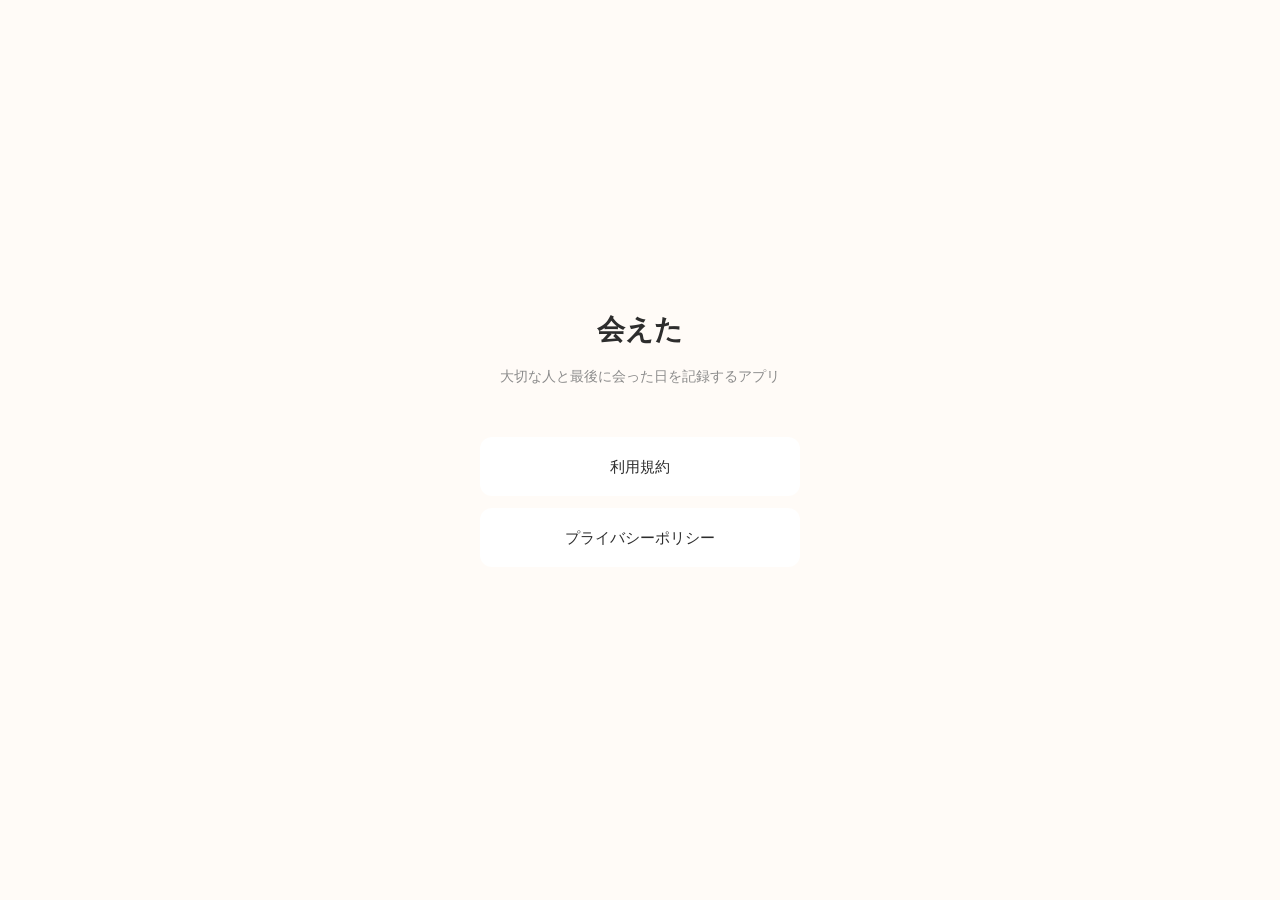
<file: aeta/index.html>
<!DOCTYPE html>
<html lang="ja">
<head>
  <meta charset="UTF-8">
  <meta name="viewport" content="width=device-width, initial-scale=1.0">
  <title>会えた - 法的情報</title>
  <link rel="stylesheet" href="style.css">
</head>
<body>
  <div class="index-container">
    <h1 class="app-name">会えた</h1>
    <p class="app-description">大切な人と最後に会った日を記録するアプリ</p>
    <ul class="link-list">
      <li><a href="terms.html">利用規約</a></li>
      <li><a href="privacy-policy.html">プライバシーポリシー</a></li>
    </ul>
  </div>
</body>
</html>
</file>
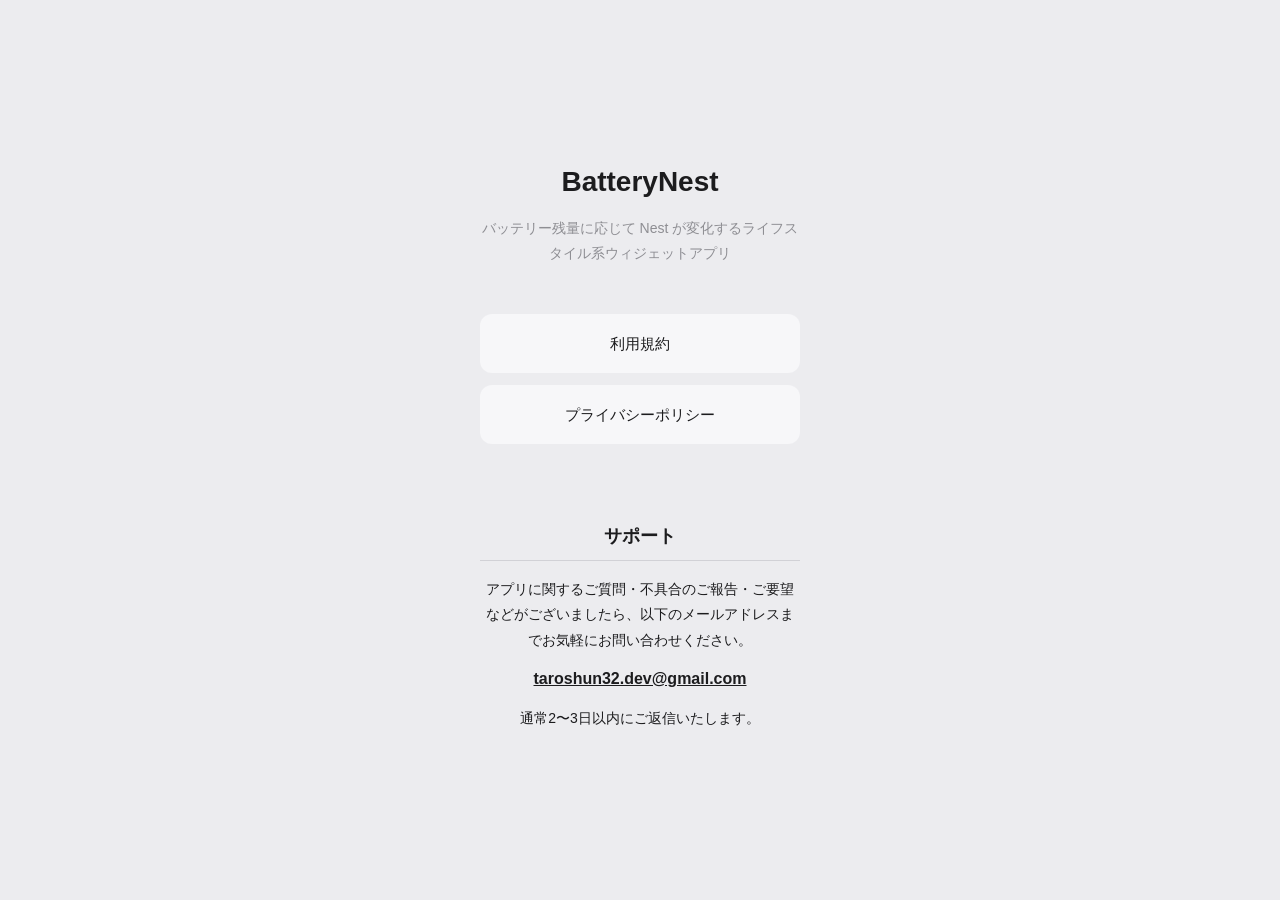
<file: battery-nest/index.html>
<!DOCTYPE html>
<html lang="ja">
<head>
  <meta charset="UTF-8">
  <meta name="viewport" content="width=device-width, initial-scale=1.0">
  <title>BatteryNest - 法的情報</title>
  <link rel="stylesheet" href="style.css">
</head>
<body>
  <div class="index-container">
    <h1 class="app-name">BatteryNest</h1>
    <p class="app-description">バッテリー残量に応じて Nest が変化するライフスタイル系ウィジェットアプリ</p>
    <ul class="link-list">
      <li><a href="terms.html">利用規約</a></li>
      <li><a href="privacy-policy.html">プライバシーポリシー</a></li>
    </ul>

    <div class="support-section">
      <h2>サポート</h2>
      <p>アプリに関するご質問・不具合のご報告・ご要望などがございましたら、以下のメールアドレスまでお気軽にお問い合わせください。</p>
      <p class="support-email"><a href="mailto:taroshun32.dev@gmail.com">taroshun32.dev@gmail.com</a></p>
      <p class="support-note">通常2〜3日以内にご返信いたします。</p>
    </div>
  </div>
</body>
</html>
</file>
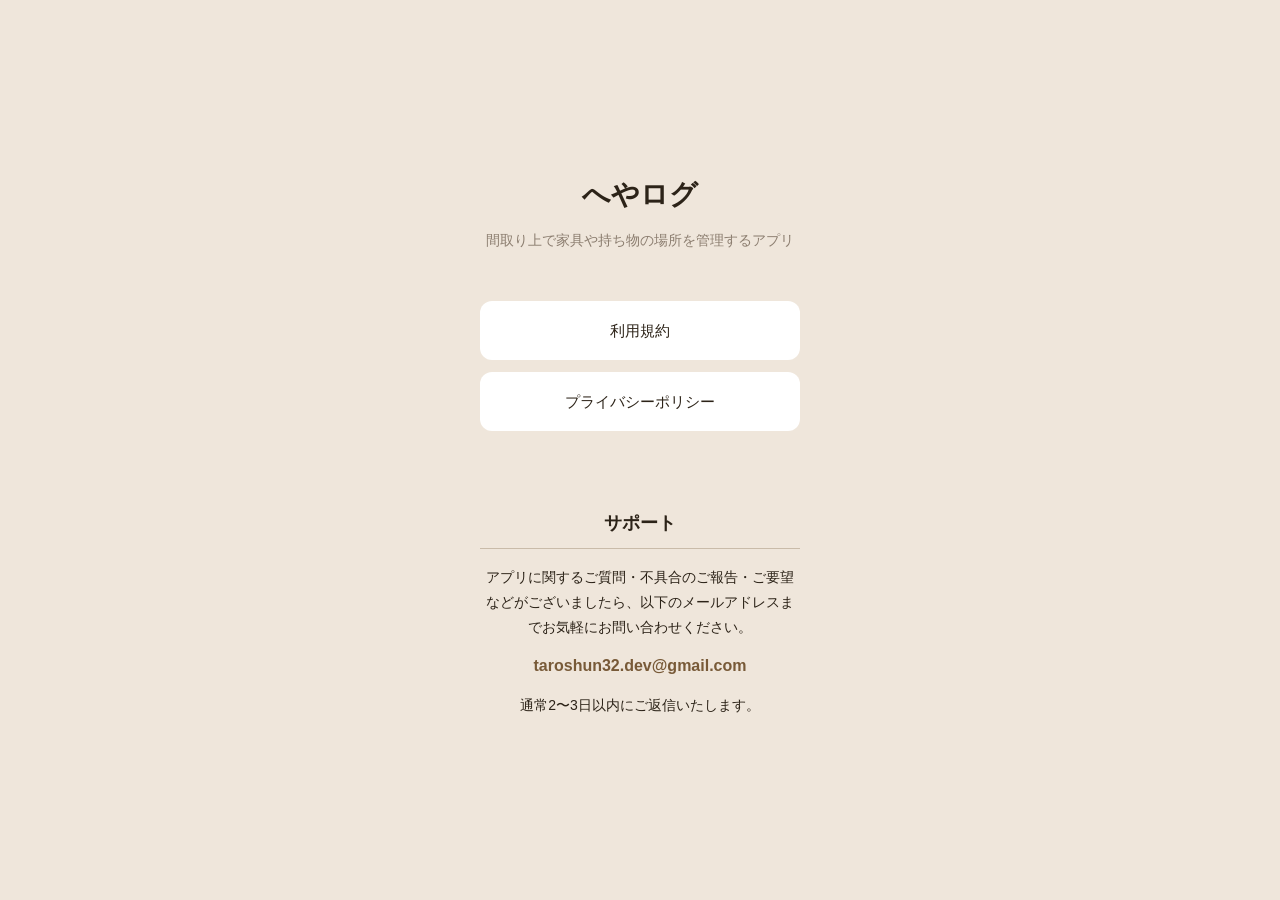
<file: heyalog/index.html>
<!DOCTYPE html>
<html lang="ja">
<head>
  <meta charset="UTF-8">
  <meta name="viewport" content="width=device-width, initial-scale=1.0">
  <title>へやログ - 法的情報</title>
  <link rel="stylesheet" href="style.css">
</head>
<body>
  <div class="index-container">
    <h1 class="app-name">へやログ</h1>
    <p class="app-description">間取り上で家具や持ち物の場所を管理するアプリ</p>
    <ul class="link-list">
      <li><a href="terms.html">利用規約</a></li>
      <li><a href="privacy-policy.html">プライバシーポリシー</a></li>
    </ul>

    <div class="support-section">
      <h2>サポート</h2>
      <p>アプリに関するご質問・不具合のご報告・ご要望などがございましたら、以下のメールアドレスまでお気軽にお問い合わせください。</p>
      <p class="support-email"><a href="mailto:taroshun32.dev@gmail.com">taroshun32.dev@gmail.com</a></p>
      <p class="support-note">通常2〜3日以内にご返信いたします。</p>
    </div>
  </div>
</body>
</html>
</file>
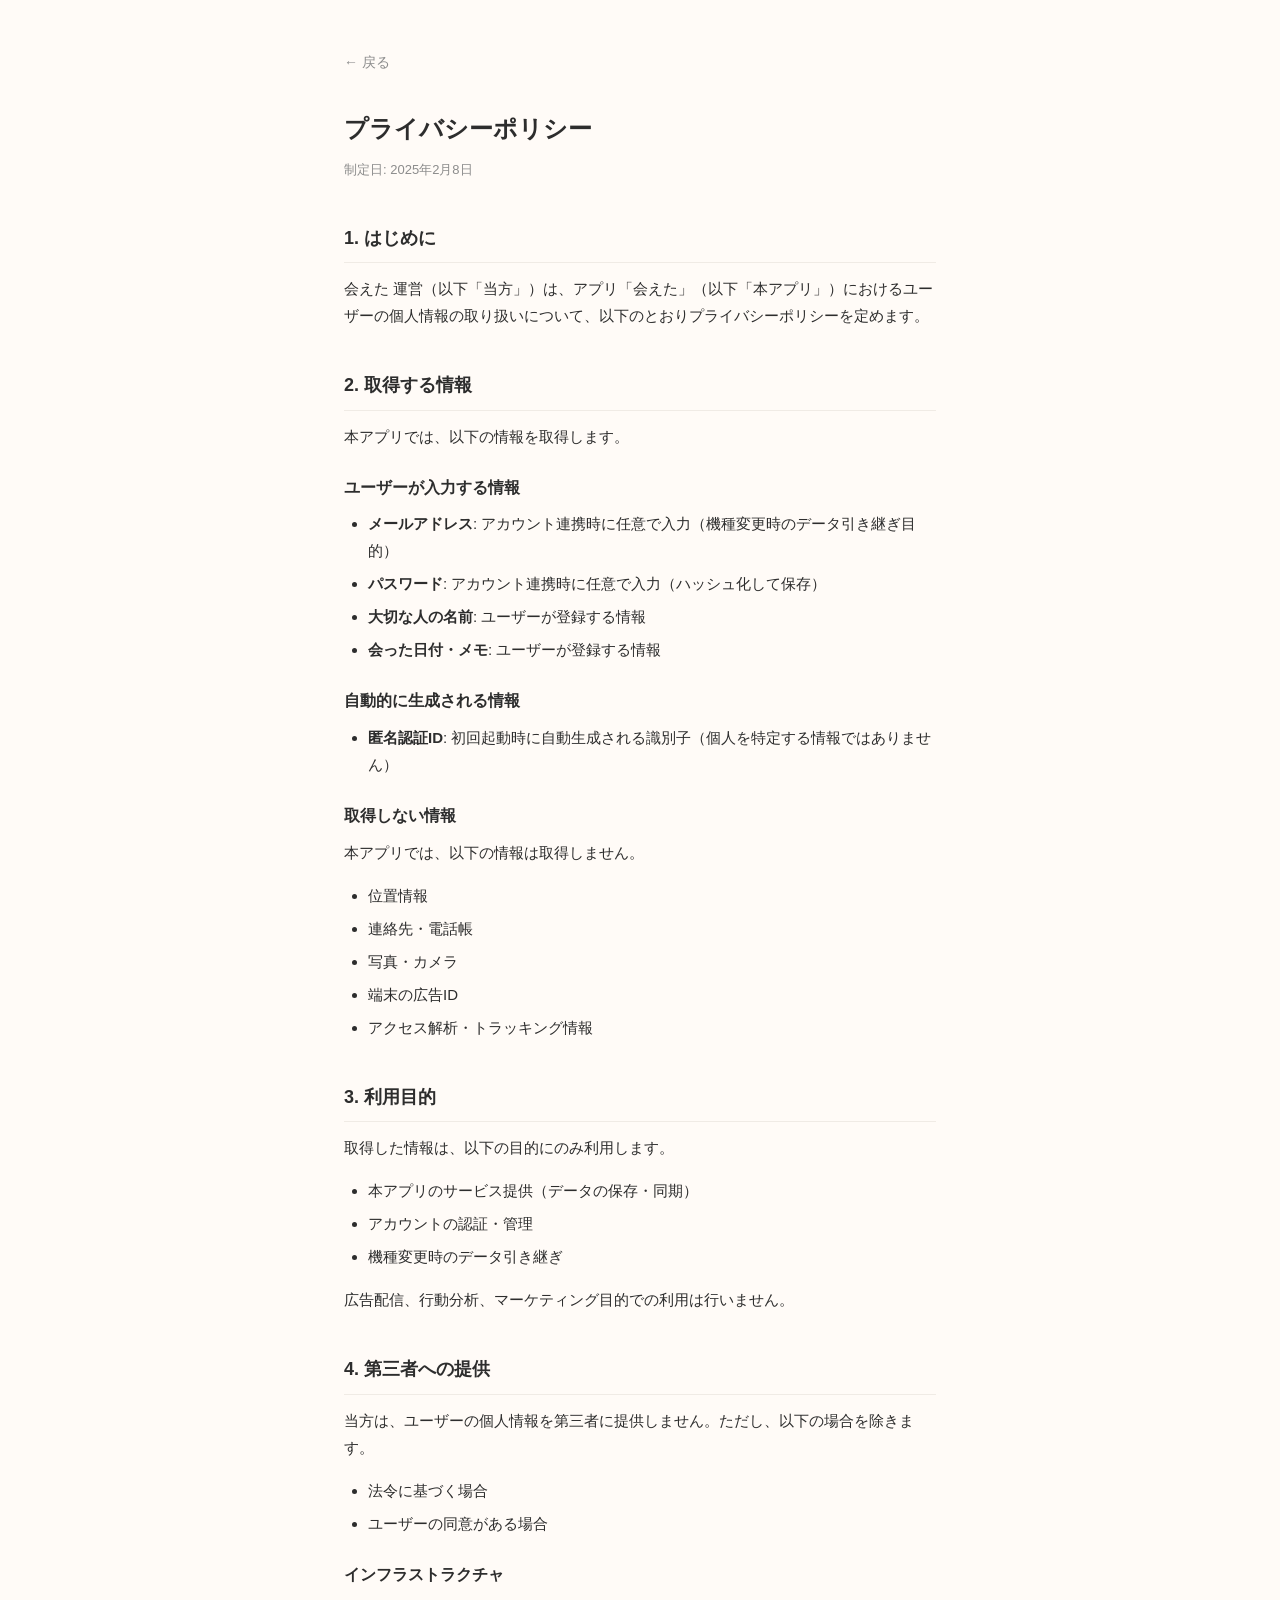
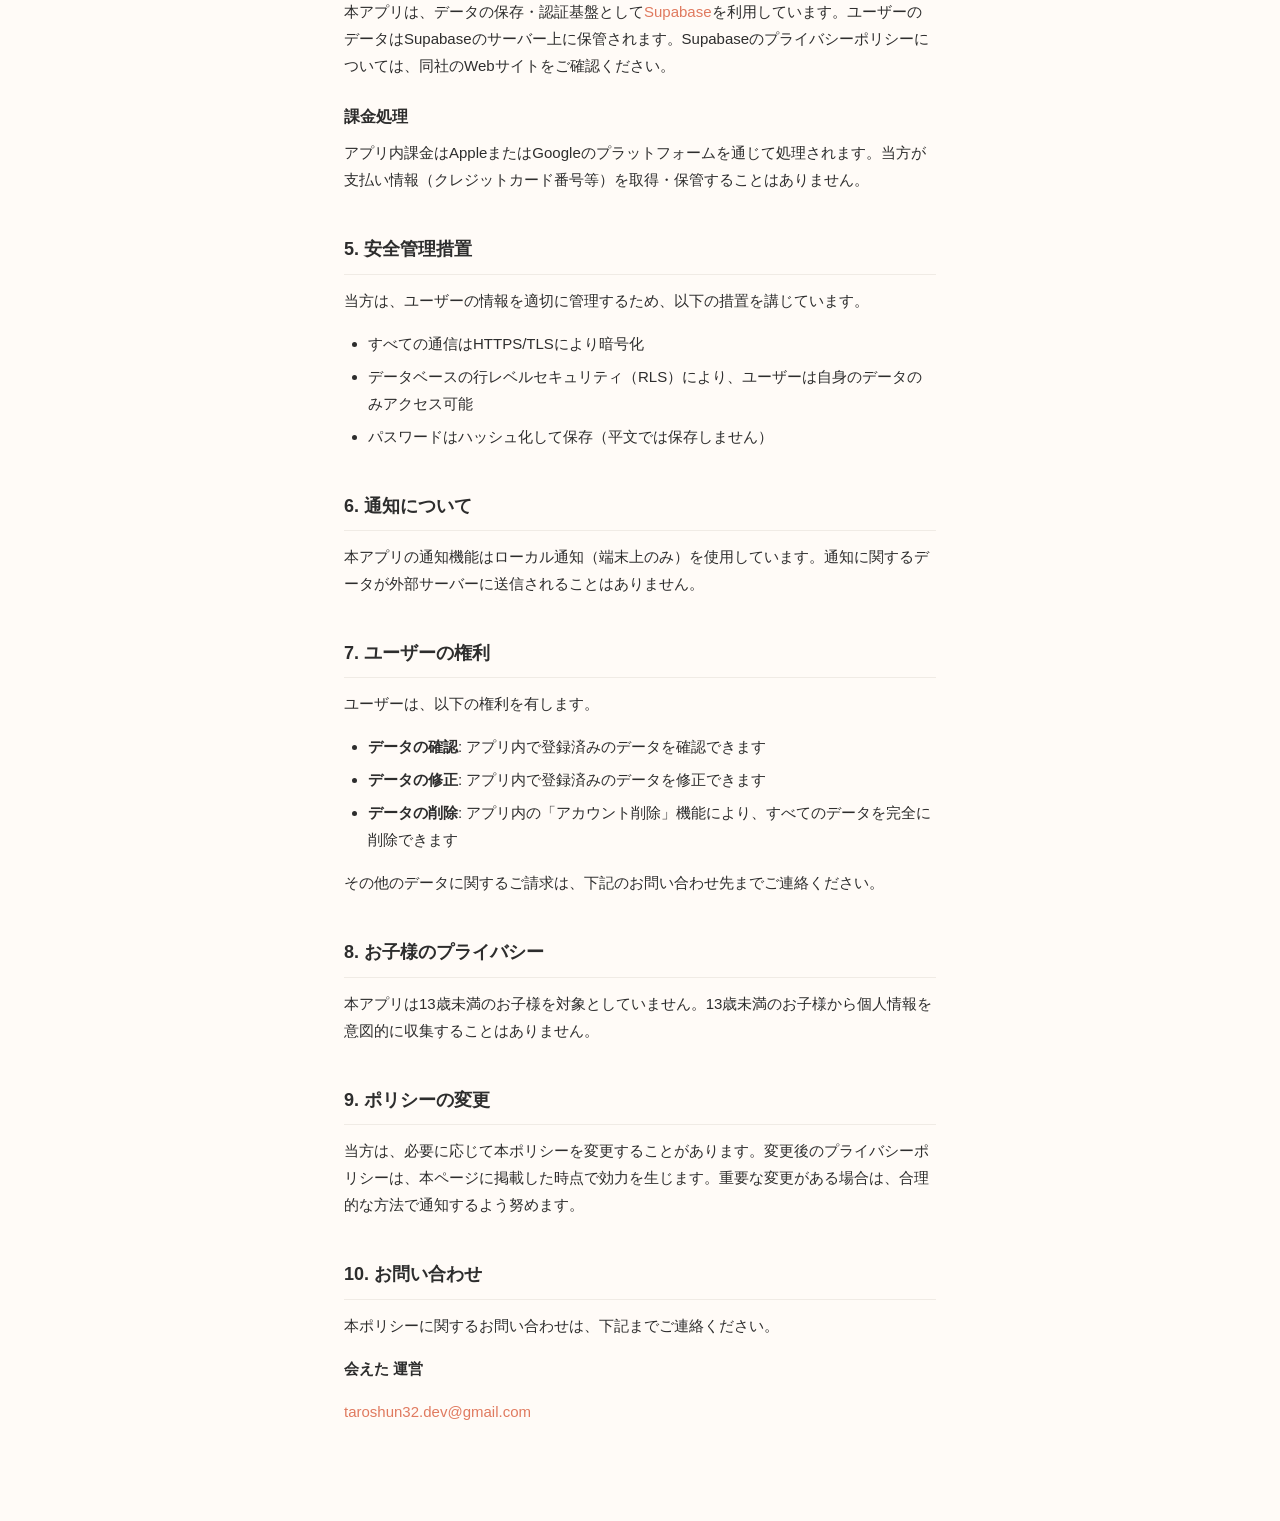
<file: aeta/privacy-policy.html>
<!DOCTYPE html>
<html lang="ja">
<head>
  <meta charset="UTF-8">
  <meta name="viewport" content="width=device-width, initial-scale=1.0">
  <title>プライバシーポリシー - 会えた</title>
  <link rel="stylesheet" href="style.css">
</head>
<body>
  <div class="container">
    <a href="index.html" class="back-link">&larr; 戻る</a>
    <h1>プライバシーポリシー</h1>
    <p class="last-updated">制定日: 2025年2月8日</p>

    <h2>1. はじめに</h2>
    <p>会えた 運営（以下「当方」）は、アプリ「会えた」（以下「本アプリ」）におけるユーザーの個人情報の取り扱いについて、以下のとおりプライバシーポリシーを定めます。</p>

    <h2>2. 取得する情報</h2>
    <p>本アプリでは、以下の情報を取得します。</p>

    <h3>ユーザーが入力する情報</h3>
    <ul>
      <li><strong>メールアドレス</strong>: アカウント連携時に任意で入力（機種変更時のデータ引き継ぎ目的）</li>
      <li><strong>パスワード</strong>: アカウント連携時に任意で入力（ハッシュ化して保存）</li>
      <li><strong>大切な人の名前</strong>: ユーザーが登録する情報</li>
      <li><strong>会った日付・メモ</strong>: ユーザーが登録する情報</li>
    </ul>

    <h3>自動的に生成される情報</h3>
    <ul>
      <li><strong>匿名認証ID</strong>: 初回起動時に自動生成される識別子（個人を特定する情報ではありません）</li>
    </ul>

    <h3>取得しない情報</h3>
    <p>本アプリでは、以下の情報は取得しません。</p>
    <ul>
      <li>位置情報</li>
      <li>連絡先・電話帳</li>
      <li>写真・カメラ</li>
      <li>端末の広告ID</li>
      <li>アクセス解析・トラッキング情報</li>
    </ul>

    <h2>3. 利用目的</h2>
    <p>取得した情報は、以下の目的にのみ利用します。</p>
    <ul>
      <li>本アプリのサービス提供（データの保存・同期）</li>
      <li>アカウントの認証・管理</li>
      <li>機種変更時のデータ引き継ぎ</li>
    </ul>
    <p>広告配信、行動分析、マーケティング目的での利用は行いません。</p>

    <h2>4. 第三者への提供</h2>
    <p>当方は、ユーザーの個人情報を第三者に提供しません。ただし、以下の場合を除きます。</p>
    <ul>
      <li>法令に基づく場合</li>
      <li>ユーザーの同意がある場合</li>
    </ul>

    <h3>インフラストラクチャ</h3>
    <p>本アプリは、データの保存・認証基盤として<a href="https://supabase.com" target="_blank" rel="noopener noreferrer">Supabase</a>を利用しています。ユーザーのデータはSupabaseのサーバー上に保管されます。Supabaseのプライバシーポリシーについては、同社のWebサイトをご確認ください。</p>

    <h3>課金処理</h3>
    <p>アプリ内課金はAppleまたはGoogleのプラットフォームを通じて処理されます。当方が支払い情報（クレジットカード番号等）を取得・保管することはありません。</p>

    <h2>5. 安全管理措置</h2>
    <p>当方は、ユーザーの情報を適切に管理するため、以下の措置を講じています。</p>
    <ul>
      <li>すべての通信はHTTPS/TLSにより暗号化</li>
      <li>データベースの行レベルセキュリティ（RLS）により、ユーザーは自身のデータのみアクセス可能</li>
      <li>パスワードはハッシュ化して保存（平文では保存しません）</li>
    </ul>

    <h2>6. 通知について</h2>
    <p>本アプリの通知機能はローカル通知（端末上のみ）を使用しています。通知に関するデータが外部サーバーに送信されることはありません。</p>

    <h2>7. ユーザーの権利</h2>
    <p>ユーザーは、以下の権利を有します。</p>
    <ul>
      <li><strong>データの確認</strong>: アプリ内で登録済みのデータを確認できます</li>
      <li><strong>データの修正</strong>: アプリ内で登録済みのデータを修正できます</li>
      <li><strong>データの削除</strong>: アプリ内の「アカウント削除」機能により、すべてのデータを完全に削除できます</li>
    </ul>
    <p>その他のデータに関するご請求は、下記のお問い合わせ先までご連絡ください。</p>

    <h2>8. お子様のプライバシー</h2>
    <p>本アプリは13歳未満のお子様を対象としていません。13歳未満のお子様から個人情報を意図的に収集することはありません。</p>

    <h2>9. ポリシーの変更</h2>
    <p>当方は、必要に応じて本ポリシーを変更することがあります。変更後のプライバシーポリシーは、本ページに掲載した時点で効力を生じます。重要な変更がある場合は、合理的な方法で通知するよう努めます。</p>

    <h2>10. お問い合わせ</h2>
    <p>本ポリシーに関するお問い合わせは、下記までご連絡ください。</p>
    <p><strong>会えた 運営</strong></p>
    <p class="contact-email"><a href="mailto:taroshun32.dev@gmail.com">taroshun32.dev@gmail.com</a></p>
  </div>
</body>
</html>
</file>
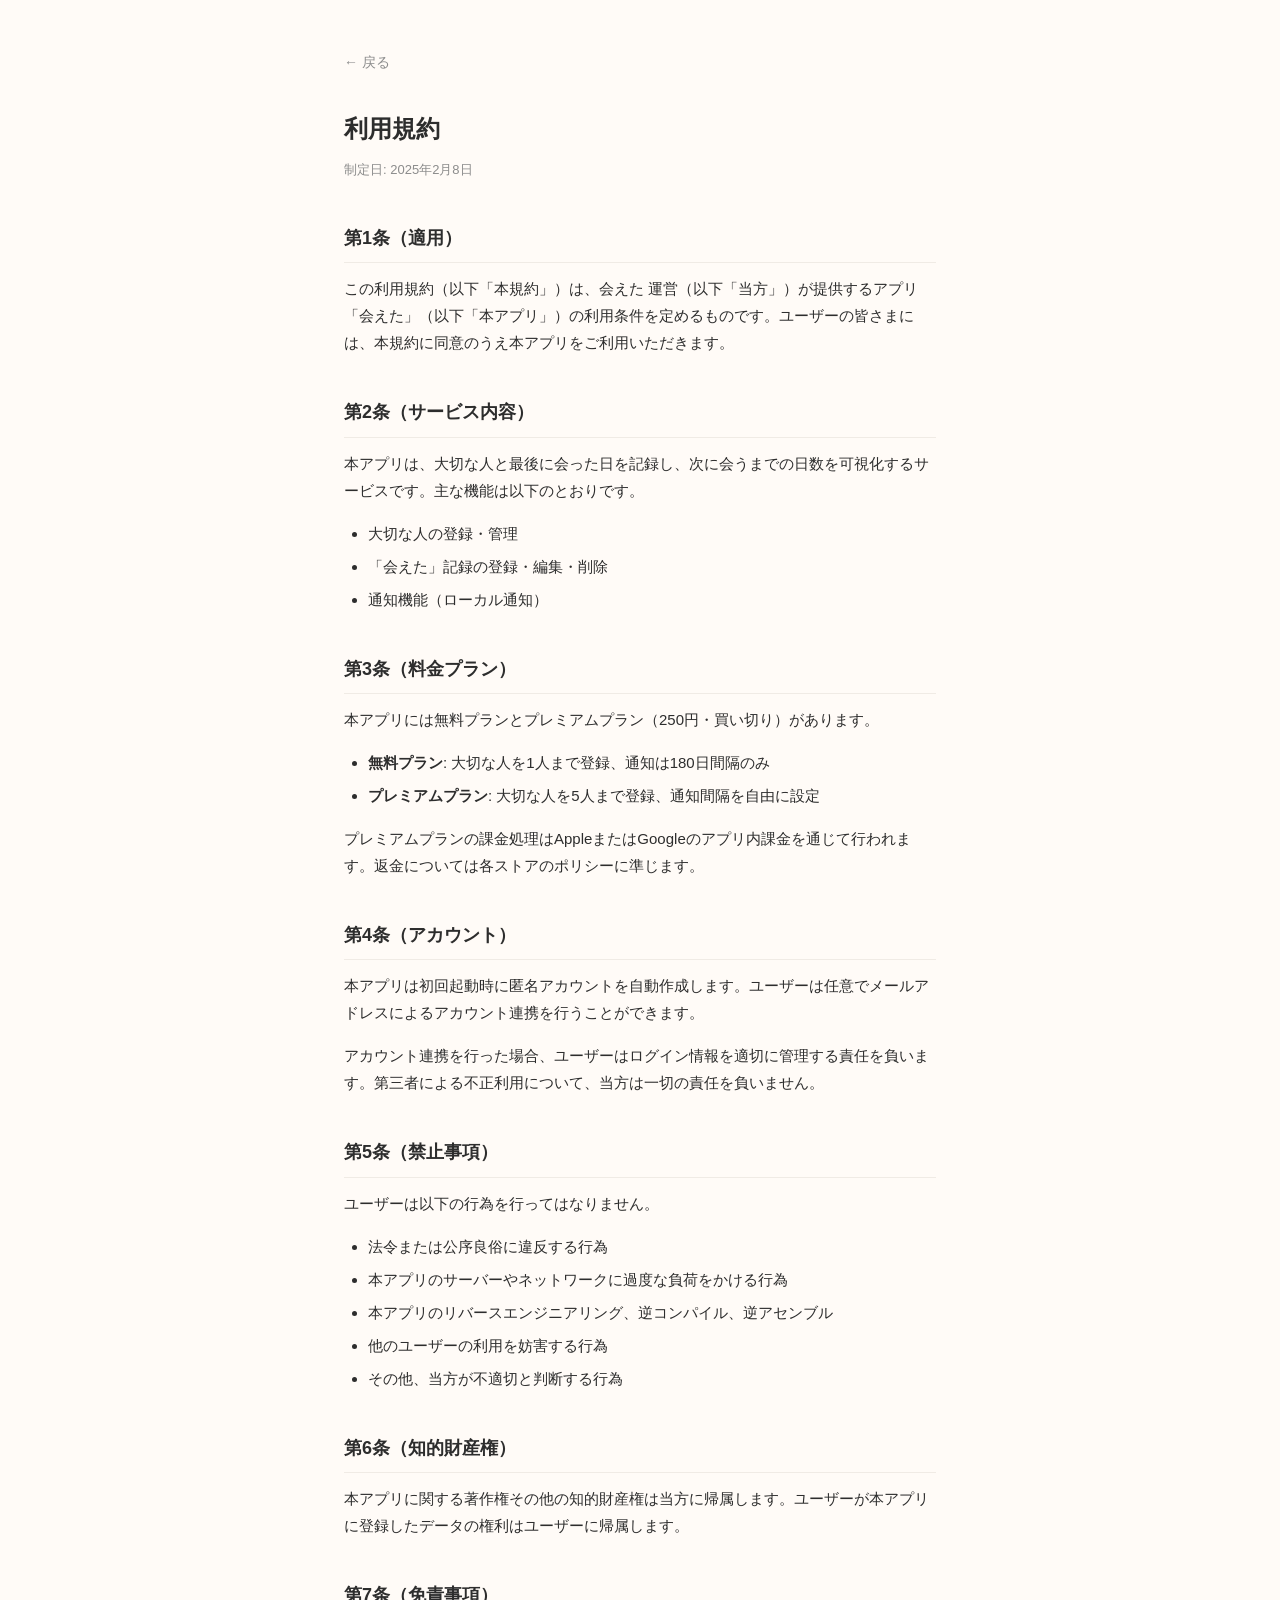
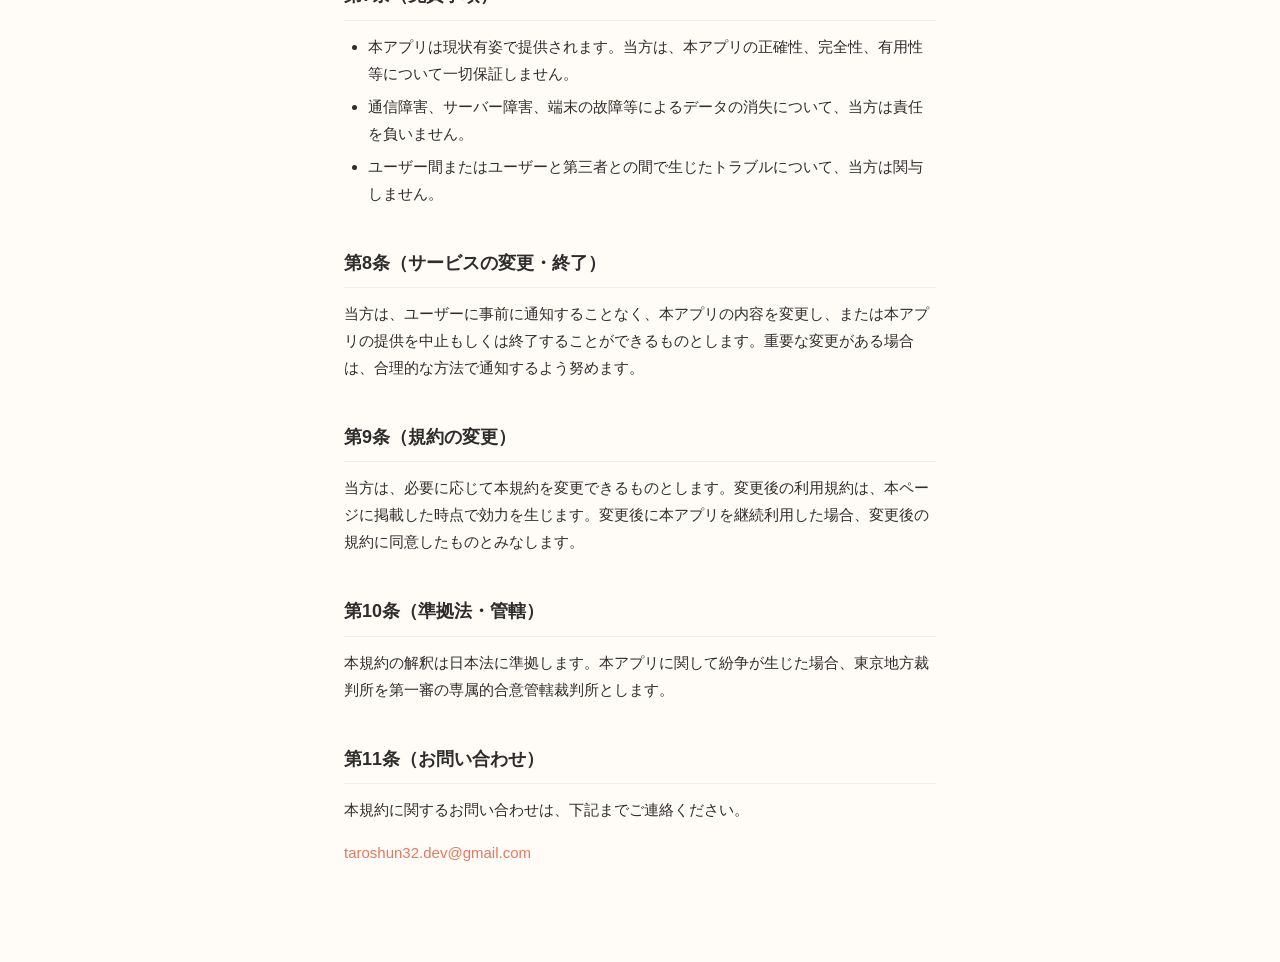
<file: aeta/terms.html>
<!DOCTYPE html>
<html lang="ja">
<head>
  <meta charset="UTF-8">
  <meta name="viewport" content="width=device-width, initial-scale=1.0">
  <title>利用規約 - 会えた</title>
  <link rel="stylesheet" href="style.css">
</head>
<body>
  <div class="container">
    <a href="index.html" class="back-link">&larr; 戻る</a>
    <h1>利用規約</h1>
    <p class="last-updated">制定日: 2025年2月8日</p>

    <h2>第1条（適用）</h2>
    <p>この利用規約（以下「本規約」）は、会えた 運営（以下「当方」）が提供するアプリ「会えた」（以下「本アプリ」）の利用条件を定めるものです。ユーザーの皆さまには、本規約に同意のうえ本アプリをご利用いただきます。</p>

    <h2>第2条（サービス内容）</h2>
    <p>本アプリは、大切な人と最後に会った日を記録し、次に会うまでの日数を可視化するサービスです。主な機能は以下のとおりです。</p>
    <ul>
      <li>大切な人の登録・管理</li>
      <li>「会えた」記録の登録・編集・削除</li>
      <li>通知機能（ローカル通知）</li>
    </ul>

    <h2>第3条（料金プラン）</h2>
    <p>本アプリには無料プランとプレミアムプラン（250円・買い切り）があります。</p>
    <ul>
      <li><strong>無料プラン</strong>: 大切な人を1人まで登録、通知は180日間隔のみ</li>
      <li><strong>プレミアムプラン</strong>: 大切な人を5人まで登録、通知間隔を自由に設定</li>
    </ul>
    <p>プレミアムプランの課金処理はAppleまたはGoogleのアプリ内課金を通じて行われます。返金については各ストアのポリシーに準じます。</p>

    <h2>第4条（アカウント）</h2>
    <p>本アプリは初回起動時に匿名アカウントを自動作成します。ユーザーは任意でメールアドレスによるアカウント連携を行うことができます。</p>
    <p>アカウント連携を行った場合、ユーザーはログイン情報を適切に管理する責任を負います。第三者による不正利用について、当方は一切の責任を負いません。</p>

    <h2>第5条（禁止事項）</h2>
    <p>ユーザーは以下の行為を行ってはなりません。</p>
    <ul>
      <li>法令または公序良俗に違反する行為</li>
      <li>本アプリのサーバーやネットワークに過度な負荷をかける行為</li>
      <li>本アプリのリバースエンジニアリング、逆コンパイル、逆アセンブル</li>
      <li>他のユーザーの利用を妨害する行為</li>
      <li>その他、当方が不適切と判断する行為</li>
    </ul>

    <h2>第6条（知的財産権）</h2>
    <p>本アプリに関する著作権その他の知的財産権は当方に帰属します。ユーザーが本アプリに登録したデータの権利はユーザーに帰属します。</p>

    <h2>第7条（免責事項）</h2>
    <ul>
      <li>本アプリは現状有姿で提供されます。当方は、本アプリの正確性、完全性、有用性等について一切保証しません。</li>
      <li>通信障害、サーバー障害、端末の故障等によるデータの消失について、当方は責任を負いません。</li>
      <li>ユーザー間またはユーザーと第三者との間で生じたトラブルについて、当方は関与しません。</li>
    </ul>

    <h2>第8条（サービスの変更・終了）</h2>
    <p>当方は、ユーザーに事前に通知することなく、本アプリの内容を変更し、または本アプリの提供を中止もしくは終了することができるものとします。重要な変更がある場合は、合理的な方法で通知するよう努めます。</p>

    <h2>第9条（規約の変更）</h2>
    <p>当方は、必要に応じて本規約を変更できるものとします。変更後の利用規約は、本ページに掲載した時点で効力を生じます。変更後に本アプリを継続利用した場合、変更後の規約に同意したものとみなします。</p>

    <h2>第10条（準拠法・管轄）</h2>
    <p>本規約の解釈は日本法に準拠します。本アプリに関して紛争が生じた場合、東京地方裁判所を第一審の専属的合意管轄裁判所とします。</p>

    <h2>第11条（お問い合わせ）</h2>
    <p>本規約に関するお問い合わせは、下記までご連絡ください。</p>
    <p class="contact-email"><a href="mailto:taroshun32.dev@gmail.com">taroshun32.dev@gmail.com</a></p>
  </div>
</body>
</html>
</file>
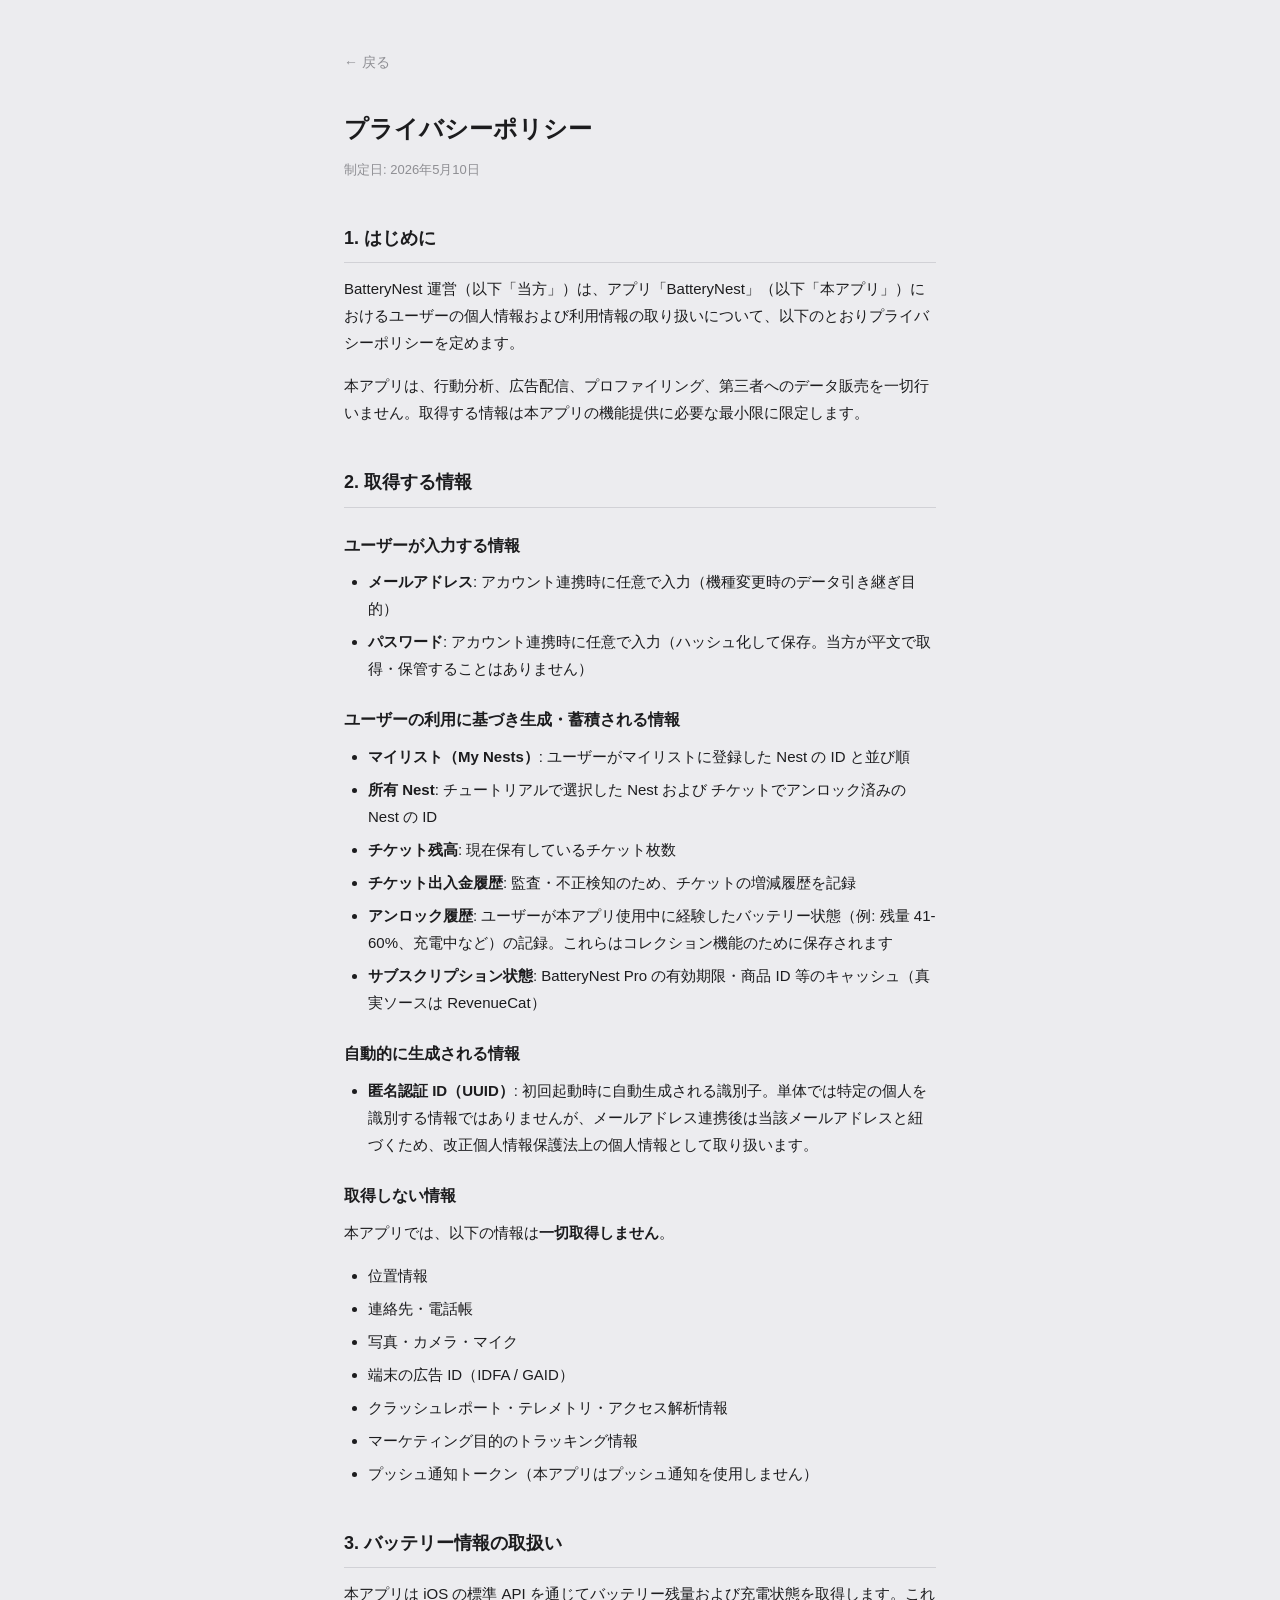
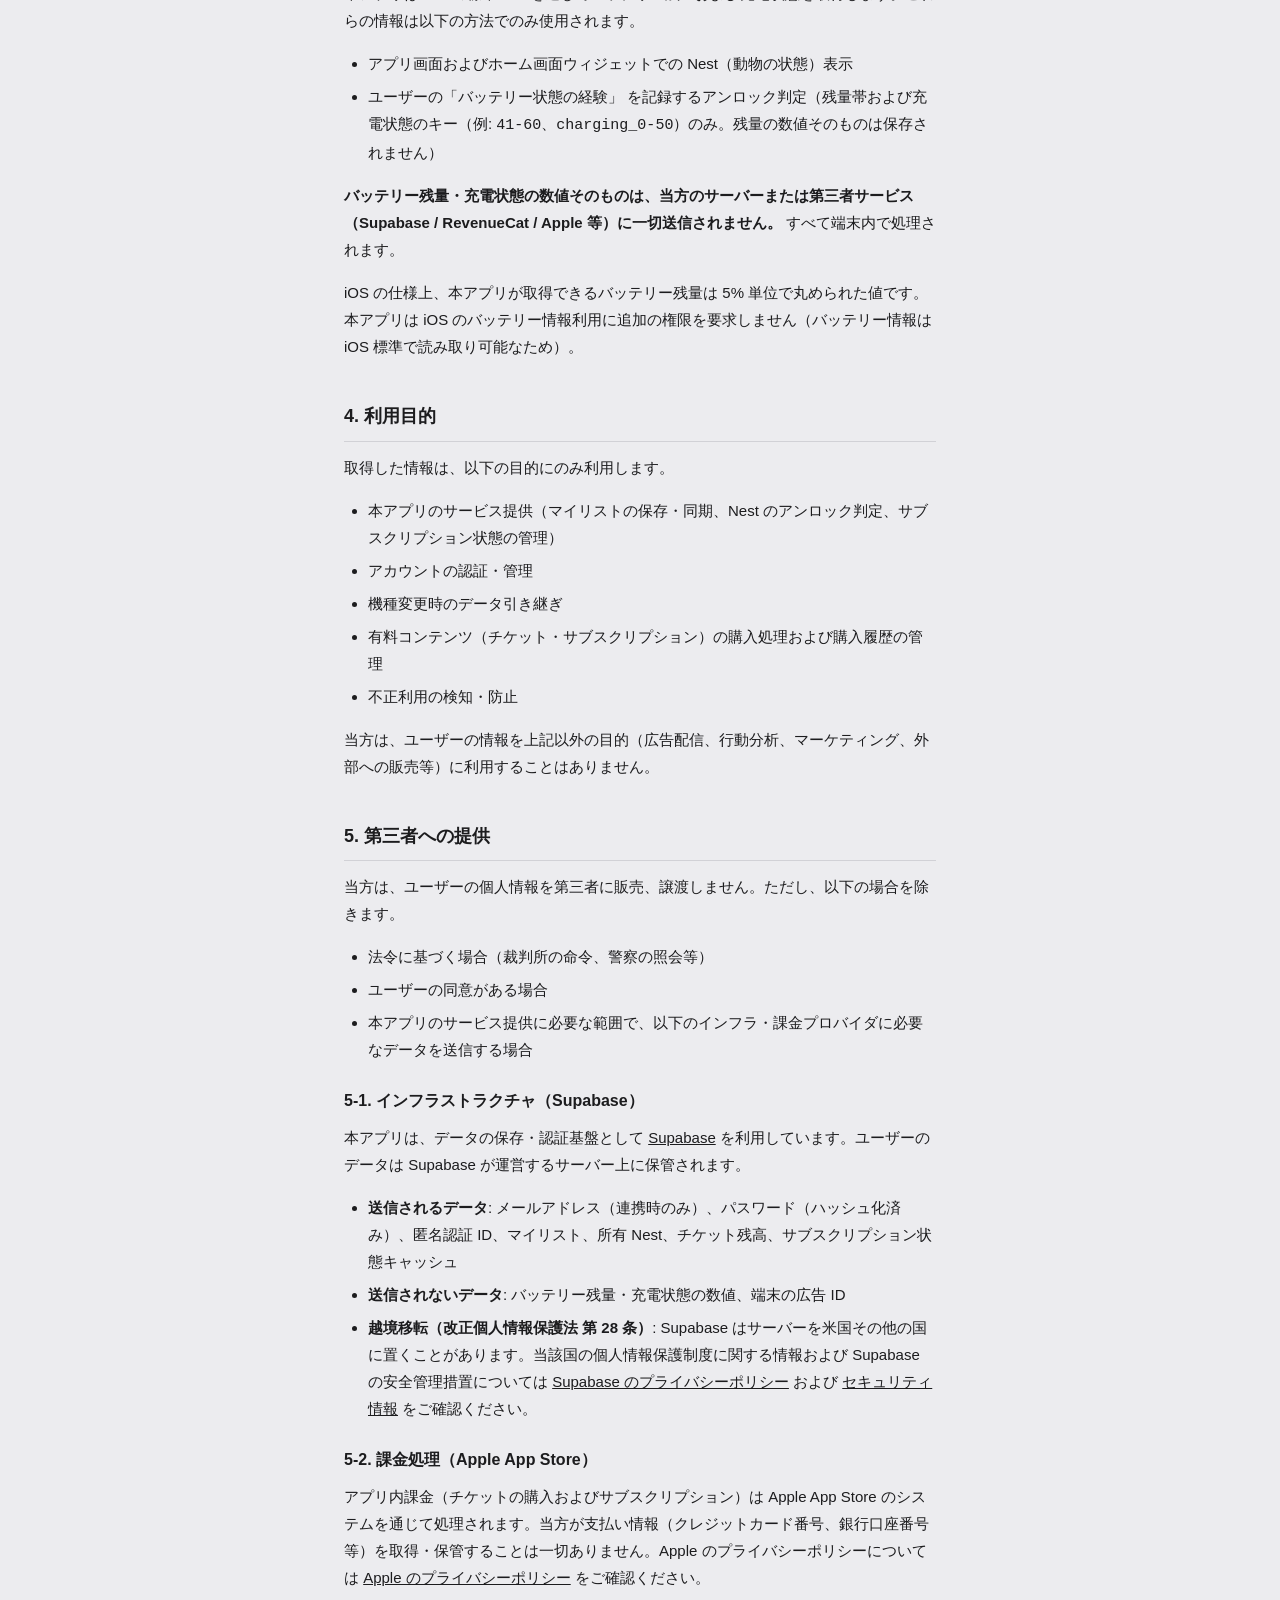
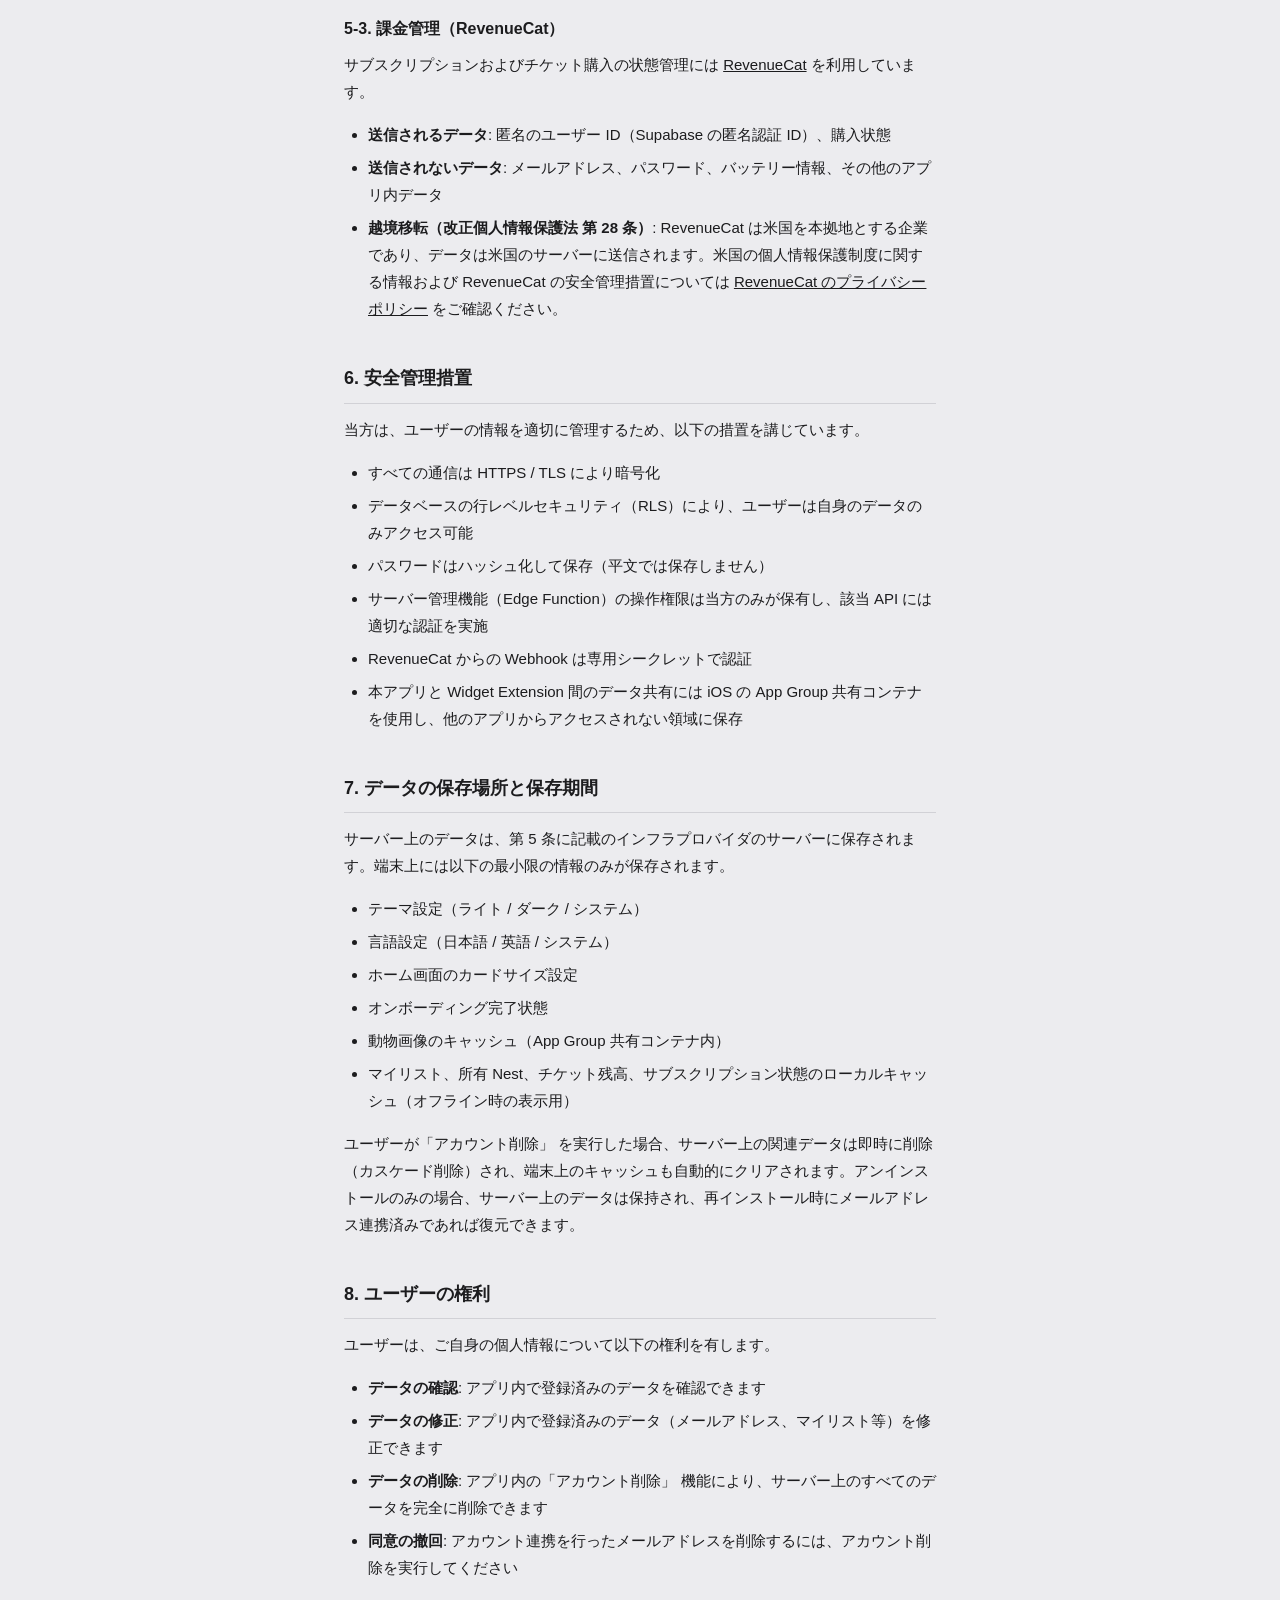
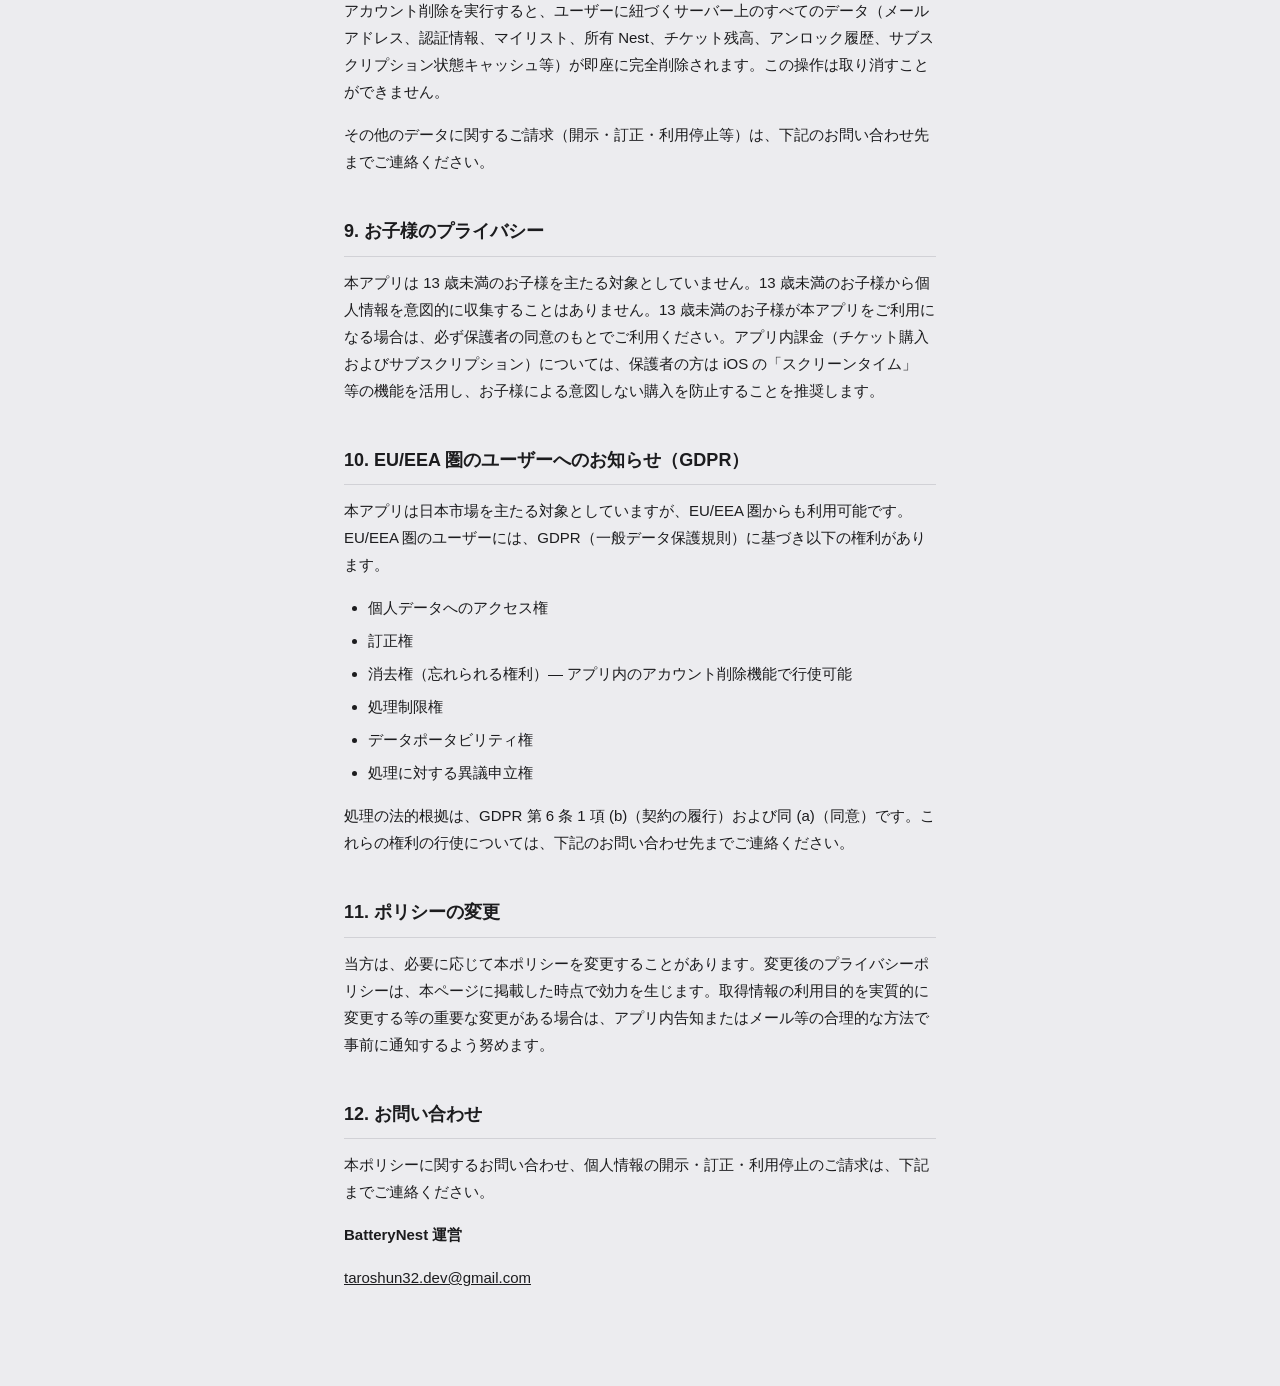
<file: battery-nest/privacy-policy.html>
<!DOCTYPE html>
<html lang="ja">
<head>
  <meta charset="UTF-8">
  <meta name="viewport" content="width=device-width, initial-scale=1.0">
  <title>プライバシーポリシー - BatteryNest</title>
  <link rel="stylesheet" href="style.css">
</head>
<body>
  <div class="container">
    <a href="index.html" class="back-link">&larr; 戻る</a>
    <h1>プライバシーポリシー</h1>
    <p class="last-updated">制定日: 2026年5月10日</p>

    <h2>1. はじめに</h2>
    <p>BatteryNest 運営（以下「当方」）は、アプリ「BatteryNest」（以下「本アプリ」）におけるユーザーの個人情報および利用情報の取り扱いについて、以下のとおりプライバシーポリシーを定めます。</p>
    <p>本アプリは、行動分析、広告配信、プロファイリング、第三者へのデータ販売を一切行いません。取得する情報は本アプリの機能提供に必要な最小限に限定します。</p>

    <h2>2. 取得する情報</h2>

    <h3>ユーザーが入力する情報</h3>
    <ul>
      <li><strong>メールアドレス</strong>: アカウント連携時に任意で入力（機種変更時のデータ引き継ぎ目的）</li>
      <li><strong>パスワード</strong>: アカウント連携時に任意で入力（ハッシュ化して保存。当方が平文で取得・保管することはありません）</li>
    </ul>

    <h3>ユーザーの利用に基づき生成・蓄積される情報</h3>
    <ul>
      <li><strong>マイリスト（My Nests）</strong>: ユーザーがマイリストに登録した Nest の ID と並び順</li>
      <li><strong>所有 Nest</strong>: チュートリアルで選択した Nest および チケットでアンロック済みの Nest の ID</li>
      <li><strong>チケット残高</strong>: 現在保有しているチケット枚数</li>
      <li><strong>チケット出入金履歴</strong>: 監査・不正検知のため、チケットの増減履歴を記録</li>
      <li><strong>アンロック履歴</strong>: ユーザーが本アプリ使用中に経験したバッテリー状態（例: 残量 41-60%、充電中など）の記録。これらはコレクション機能のために保存されます</li>
      <li><strong>サブスクリプション状態</strong>: BatteryNest Pro の有効期限・商品 ID 等のキャッシュ（真実ソースは RevenueCat）</li>
    </ul>

    <h3>自動的に生成される情報</h3>
    <ul>
      <li><strong>匿名認証 ID（UUID）</strong>: 初回起動時に自動生成される識別子。単体では特定の個人を識別する情報ではありませんが、メールアドレス連携後は当該メールアドレスと紐づくため、改正個人情報保護法上の個人情報として取り扱います。</li>
    </ul>

    <h3>取得しない情報</h3>
    <p>本アプリでは、以下の情報は<strong>一切取得しません</strong>。</p>
    <ul>
      <li>位置情報</li>
      <li>連絡先・電話帳</li>
      <li>写真・カメラ・マイク</li>
      <li>端末の広告 ID（IDFA / GAID）</li>
      <li>クラッシュレポート・テレメトリ・アクセス解析情報</li>
      <li>マーケティング目的のトラッキング情報</li>
      <li>プッシュ通知トークン（本アプリはプッシュ通知を使用しません）</li>
    </ul>

    <h2>3. バッテリー情報の取扱い</h2>
    <p>本アプリは iOS の標準 API を通じてバッテリー残量および充電状態を取得します。これらの情報は以下の方法でのみ使用されます。</p>
    <ul>
      <li>アプリ画面およびホーム画面ウィジェットでの Nest（動物の状態）表示</li>
      <li>ユーザーの「バッテリー状態の経験」 を記録するアンロック判定（残量帯および充電状態のキー（例: <code>41-60</code>、<code>charging_0-50</code>）のみ。残量の数値そのものは保存されません）</li>
    </ul>
    <p><strong>バッテリー残量・充電状態の数値そのものは、当方のサーバーまたは第三者サービス（Supabase / RevenueCat / Apple 等）に一切送信されません。</strong> すべて端末内で処理されます。</p>
    <p>iOS の仕様上、本アプリが取得できるバッテリー残量は 5% 単位で丸められた値です。本アプリは iOS のバッテリー情報利用に追加の権限を要求しません（バッテリー情報は iOS 標準で読み取り可能なため）。</p>

    <h2>4. 利用目的</h2>
    <p>取得した情報は、以下の目的にのみ利用します。</p>
    <ul>
      <li>本アプリのサービス提供（マイリストの保存・同期、Nest のアンロック判定、サブスクリプション状態の管理）</li>
      <li>アカウントの認証・管理</li>
      <li>機種変更時のデータ引き継ぎ</li>
      <li>有料コンテンツ（チケット・サブスクリプション）の購入処理および購入履歴の管理</li>
      <li>不正利用の検知・防止</li>
    </ul>
    <p>当方は、ユーザーの情報を上記以外の目的（広告配信、行動分析、マーケティング、外部への販売等）に利用することはありません。</p>

    <h2>5. 第三者への提供</h2>
    <p>当方は、ユーザーの個人情報を第三者に販売、譲渡しません。ただし、以下の場合を除きます。</p>
    <ul>
      <li>法令に基づく場合（裁判所の命令、警察の照会等）</li>
      <li>ユーザーの同意がある場合</li>
      <li>本アプリのサービス提供に必要な範囲で、以下のインフラ・課金プロバイダに必要なデータを送信する場合</li>
    </ul>

    <h3>5-1. インフラストラクチャ（Supabase）</h3>
    <p>本アプリは、データの保存・認証基盤として <a href="https://supabase.com" target="_blank" rel="noopener noreferrer">Supabase</a> を利用しています。ユーザーのデータは Supabase が運営するサーバー上に保管されます。</p>
    <ul>
      <li><strong>送信されるデータ</strong>: メールアドレス（連携時のみ）、パスワード（ハッシュ化済み）、匿名認証 ID、マイリスト、所有 Nest、チケット残高、サブスクリプション状態キャッシュ</li>
      <li><strong>送信されないデータ</strong>: バッテリー残量・充電状態の数値、端末の広告 ID</li>
      <li><strong>越境移転（改正個人情報保護法 第 28 条）</strong>: Supabase はサーバーを米国その他の国に置くことがあります。当該国の個人情報保護制度に関する情報および Supabase の安全管理措置については <a href="https://supabase.com/privacy" target="_blank" rel="noopener noreferrer">Supabase のプライバシーポリシー</a> および <a href="https://supabase.com/security" target="_blank" rel="noopener noreferrer">セキュリティ情報</a> をご確認ください。</li>
    </ul>

    <h3>5-2. 課金処理（Apple App Store）</h3>
    <p>アプリ内課金（チケットの購入およびサブスクリプション）は Apple App Store のシステムを通じて処理されます。当方が支払い情報（クレジットカード番号、銀行口座番号等）を取得・保管することは一切ありません。Apple のプライバシーポリシーについては <a href="https://www.apple.com/legal/privacy/" target="_blank" rel="noopener noreferrer">Apple のプライバシーポリシー</a> をご確認ください。</p>

    <h3>5-3. 課金管理（RevenueCat）</h3>
    <p>サブスクリプションおよびチケット購入の状態管理には <a href="https://www.revenuecat.com" target="_blank" rel="noopener noreferrer">RevenueCat</a> を利用しています。</p>
    <ul>
      <li><strong>送信されるデータ</strong>: 匿名のユーザー ID（Supabase の匿名認証 ID）、購入状態</li>
      <li><strong>送信されないデータ</strong>: メールアドレス、パスワード、バッテリー情報、その他のアプリ内データ</li>
      <li><strong>越境移転（改正個人情報保護法 第 28 条）</strong>: RevenueCat は米国を本拠地とする企業であり、データは米国のサーバーに送信されます。米国の個人情報保護制度に関する情報および RevenueCat の安全管理措置については <a href="https://www.revenuecat.com/privacy/" target="_blank" rel="noopener noreferrer">RevenueCat のプライバシーポリシー</a> をご確認ください。</li>
    </ul>

    <h2>6. 安全管理措置</h2>
    <p>当方は、ユーザーの情報を適切に管理するため、以下の措置を講じています。</p>
    <ul>
      <li>すべての通信は HTTPS / TLS により暗号化</li>
      <li>データベースの行レベルセキュリティ（RLS）により、ユーザーは自身のデータのみアクセス可能</li>
      <li>パスワードはハッシュ化して保存（平文では保存しません）</li>
      <li>サーバー管理機能（Edge Function）の操作権限は当方のみが保有し、該当 API には適切な認証を実施</li>
      <li>RevenueCat からの Webhook は専用シークレットで認証</li>
      <li>本アプリと Widget Extension 間のデータ共有には iOS の App Group 共有コンテナを使用し、他のアプリからアクセスされない領域に保存</li>
    </ul>

    <h2>7. データの保存場所と保存期間</h2>
    <p>サーバー上のデータは、第 5 条に記載のインフラプロバイダのサーバーに保存されます。端末上には以下の最小限の情報のみが保存されます。</p>
    <ul>
      <li>テーマ設定（ライト / ダーク / システム）</li>
      <li>言語設定（日本語 / 英語 / システム）</li>
      <li>ホーム画面のカードサイズ設定</li>
      <li>オンボーディング完了状態</li>
      <li>動物画像のキャッシュ（App Group 共有コンテナ内）</li>
      <li>マイリスト、所有 Nest、チケット残高、サブスクリプション状態のローカルキャッシュ（オフライン時の表示用）</li>
    </ul>
    <p>ユーザーが「アカウント削除」 を実行した場合、サーバー上の関連データは即時に削除（カスケード削除）され、端末上のキャッシュも自動的にクリアされます。アンインストールのみの場合、サーバー上のデータは保持され、再インストール時にメールアドレス連携済みであれば復元できます。</p>

    <h2>8. ユーザーの権利</h2>
    <p>ユーザーは、ご自身の個人情報について以下の権利を有します。</p>
    <ul>
      <li><strong>データの確認</strong>: アプリ内で登録済みのデータを確認できます</li>
      <li><strong>データの修正</strong>: アプリ内で登録済みのデータ（メールアドレス、マイリスト等）を修正できます</li>
      <li><strong>データの削除</strong>: アプリ内の「アカウント削除」 機能により、サーバー上のすべてのデータを完全に削除できます</li>
      <li><strong>同意の撤回</strong>: アカウント連携を行ったメールアドレスを削除するには、アカウント削除を実行してください</li>
    </ul>
    <p>アカウント削除を実行すると、ユーザーに紐づくサーバー上のすべてのデータ（メールアドレス、認証情報、マイリスト、所有 Nest、チケット残高、アンロック履歴、サブスクリプション状態キャッシュ等）が即座に完全削除されます。この操作は取り消すことができません。</p>
    <p>その他のデータに関するご請求（開示・訂正・利用停止等）は、下記のお問い合わせ先までご連絡ください。</p>

    <h2>9. お子様のプライバシー</h2>
    <p>本アプリは 13 歳未満のお子様を主たる対象としていません。13 歳未満のお子様から個人情報を意図的に収集することはありません。13 歳未満のお子様が本アプリをご利用になる場合は、必ず保護者の同意のもとでご利用ください。アプリ内課金（チケット購入およびサブスクリプション）については、保護者の方は iOS の「スクリーンタイム」 等の機能を活用し、お子様による意図しない購入を防止することを推奨します。</p>

    <h2>10. EU/EEA 圏のユーザーへのお知らせ（GDPR）</h2>
    <p>本アプリは日本市場を主たる対象としていますが、EU/EEA 圏からも利用可能です。EU/EEA 圏のユーザーには、GDPR（一般データ保護規則）に基づき以下の権利があります。</p>
    <ul>
      <li>個人データへのアクセス権</li>
      <li>訂正権</li>
      <li>消去権（忘れられる権利）— アプリ内のアカウント削除機能で行使可能</li>
      <li>処理制限権</li>
      <li>データポータビリティ権</li>
      <li>処理に対する異議申立権</li>
    </ul>
    <p>処理の法的根拠は、GDPR 第 6 条 1 項 (b)（契約の履行）および同 (a)（同意）です。これらの権利の行使については、下記のお問い合わせ先までご連絡ください。</p>

    <h2>11. ポリシーの変更</h2>
    <p>当方は、必要に応じて本ポリシーを変更することがあります。変更後のプライバシーポリシーは、本ページに掲載した時点で効力を生じます。取得情報の利用目的を実質的に変更する等の重要な変更がある場合は、アプリ内告知またはメール等の合理的な方法で事前に通知するよう努めます。</p>

    <h2>12. お問い合わせ</h2>
    <p>本ポリシーに関するお問い合わせ、個人情報の開示・訂正・利用停止のご請求は、下記までご連絡ください。</p>
    <p><strong>BatteryNest 運営</strong></p>
    <p class="contact-email"><a href="mailto:taroshun32.dev@gmail.com">taroshun32.dev@gmail.com</a></p>
  </div>
</body>
</html>
</file>
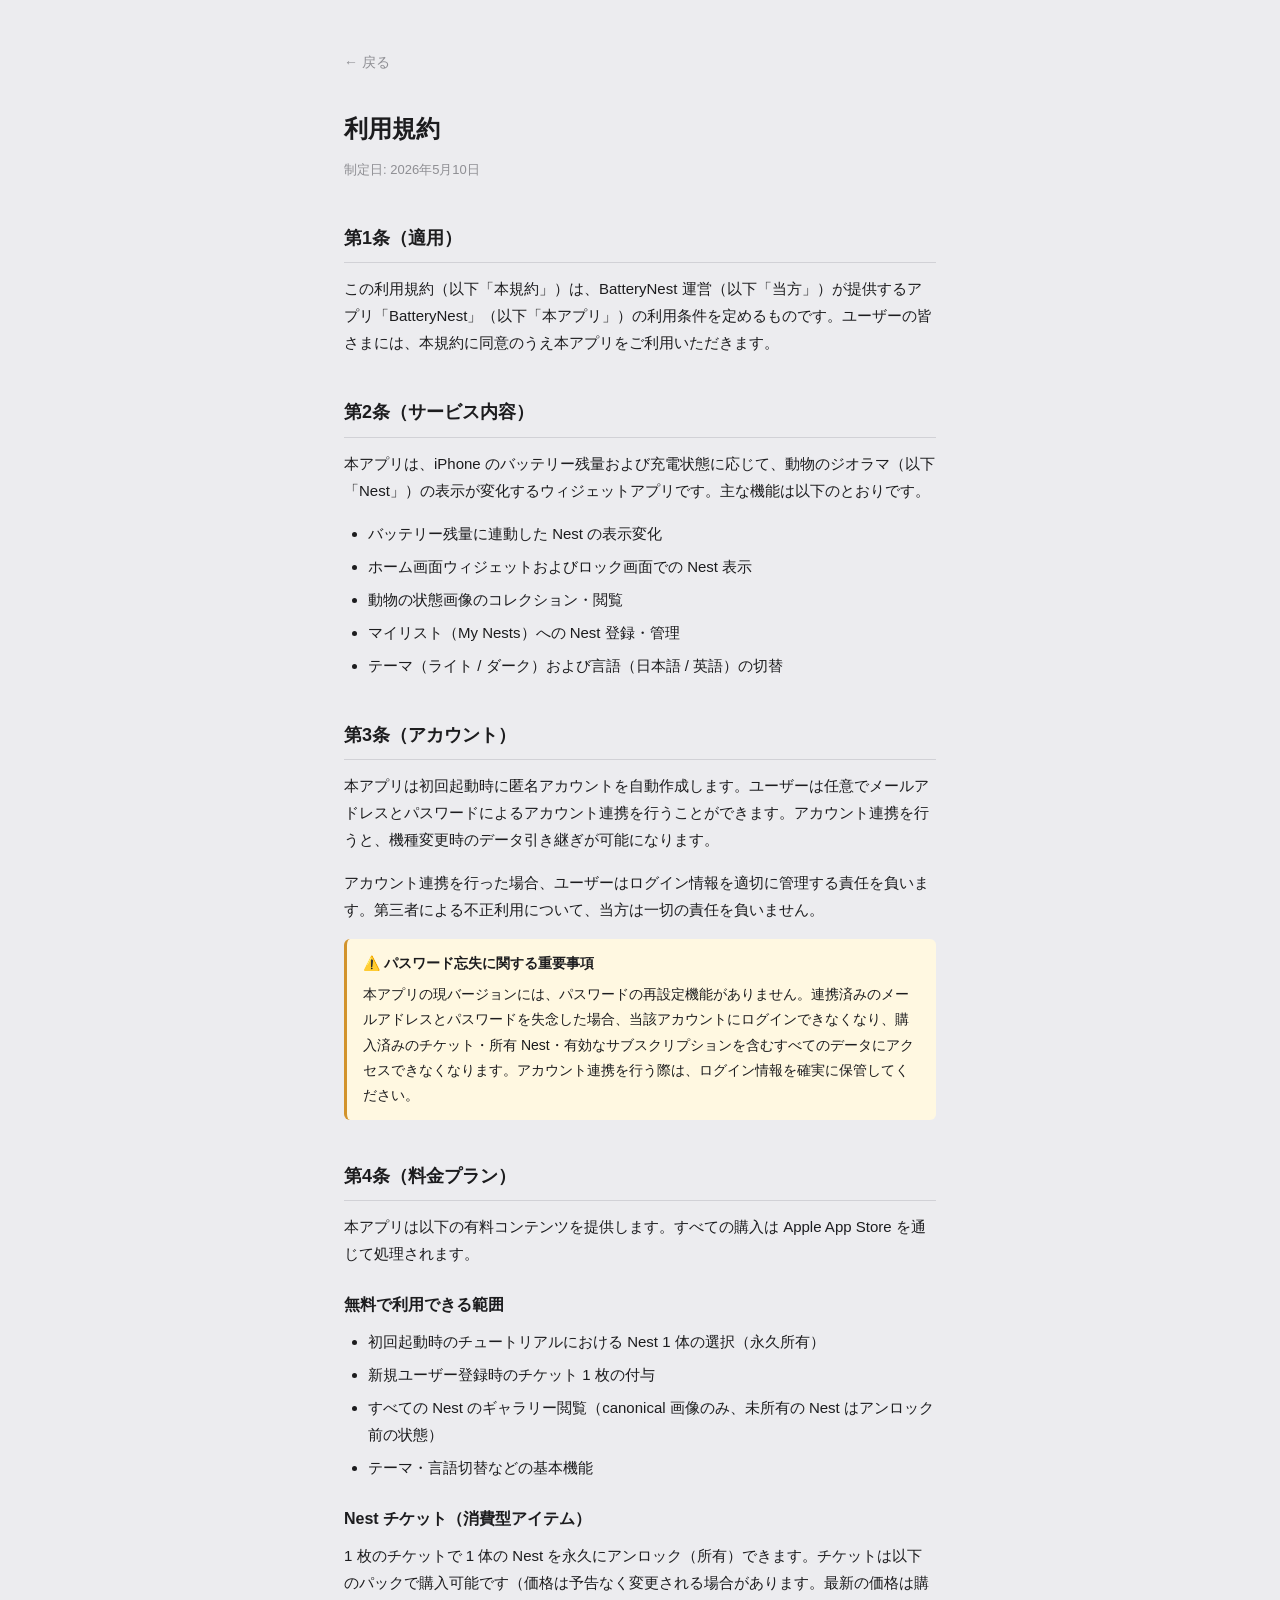
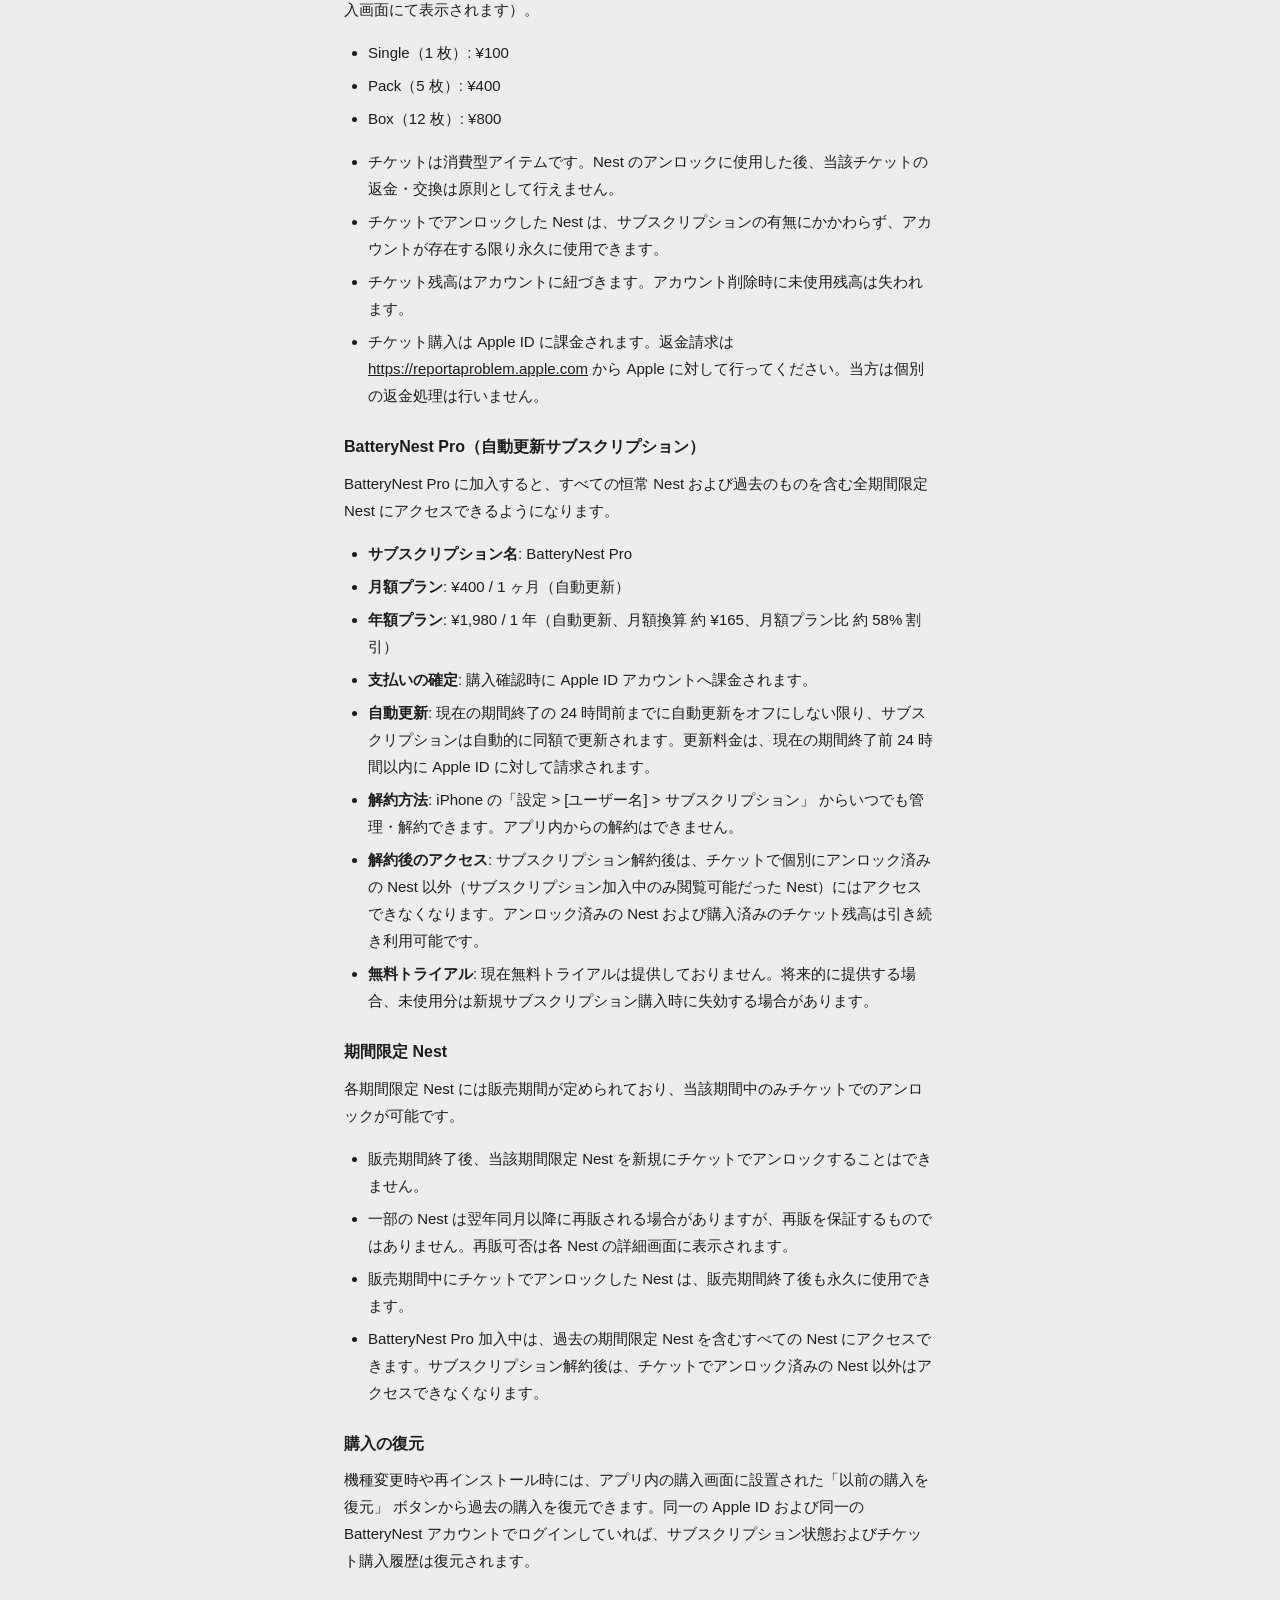
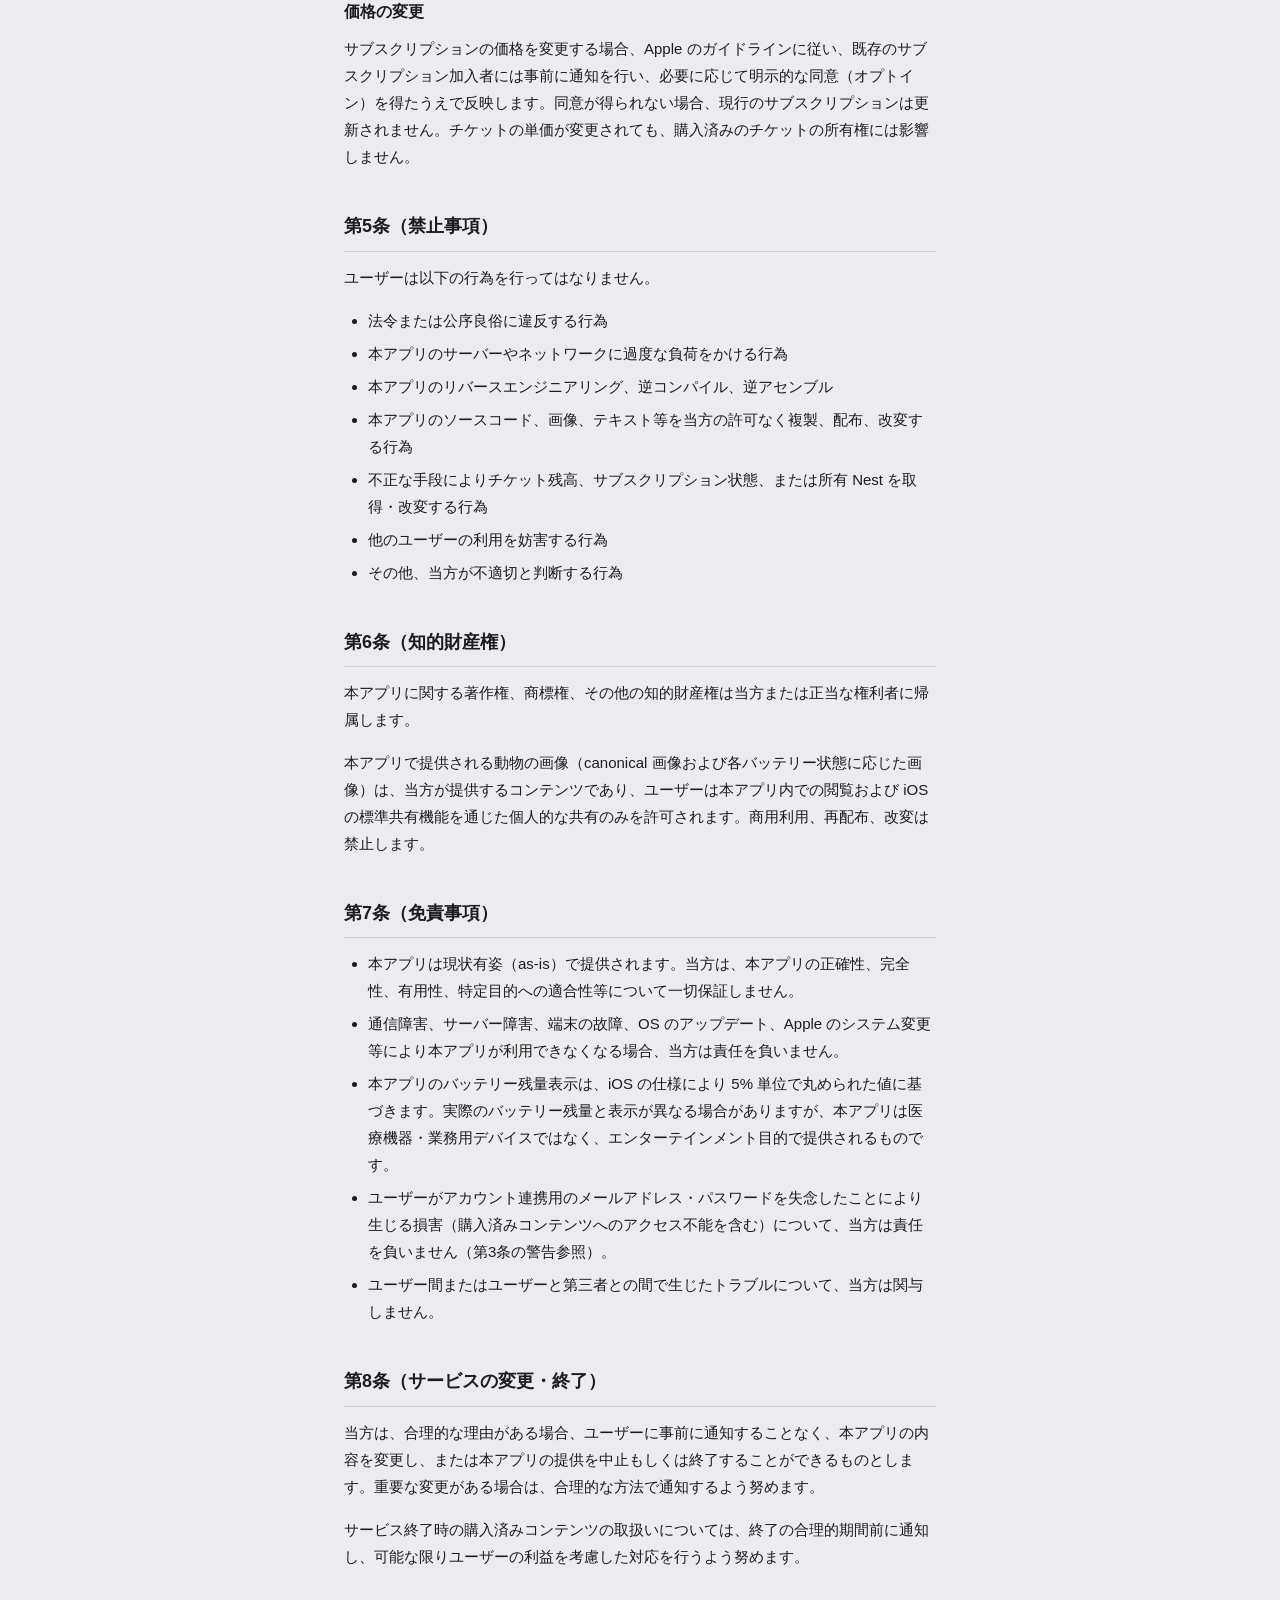
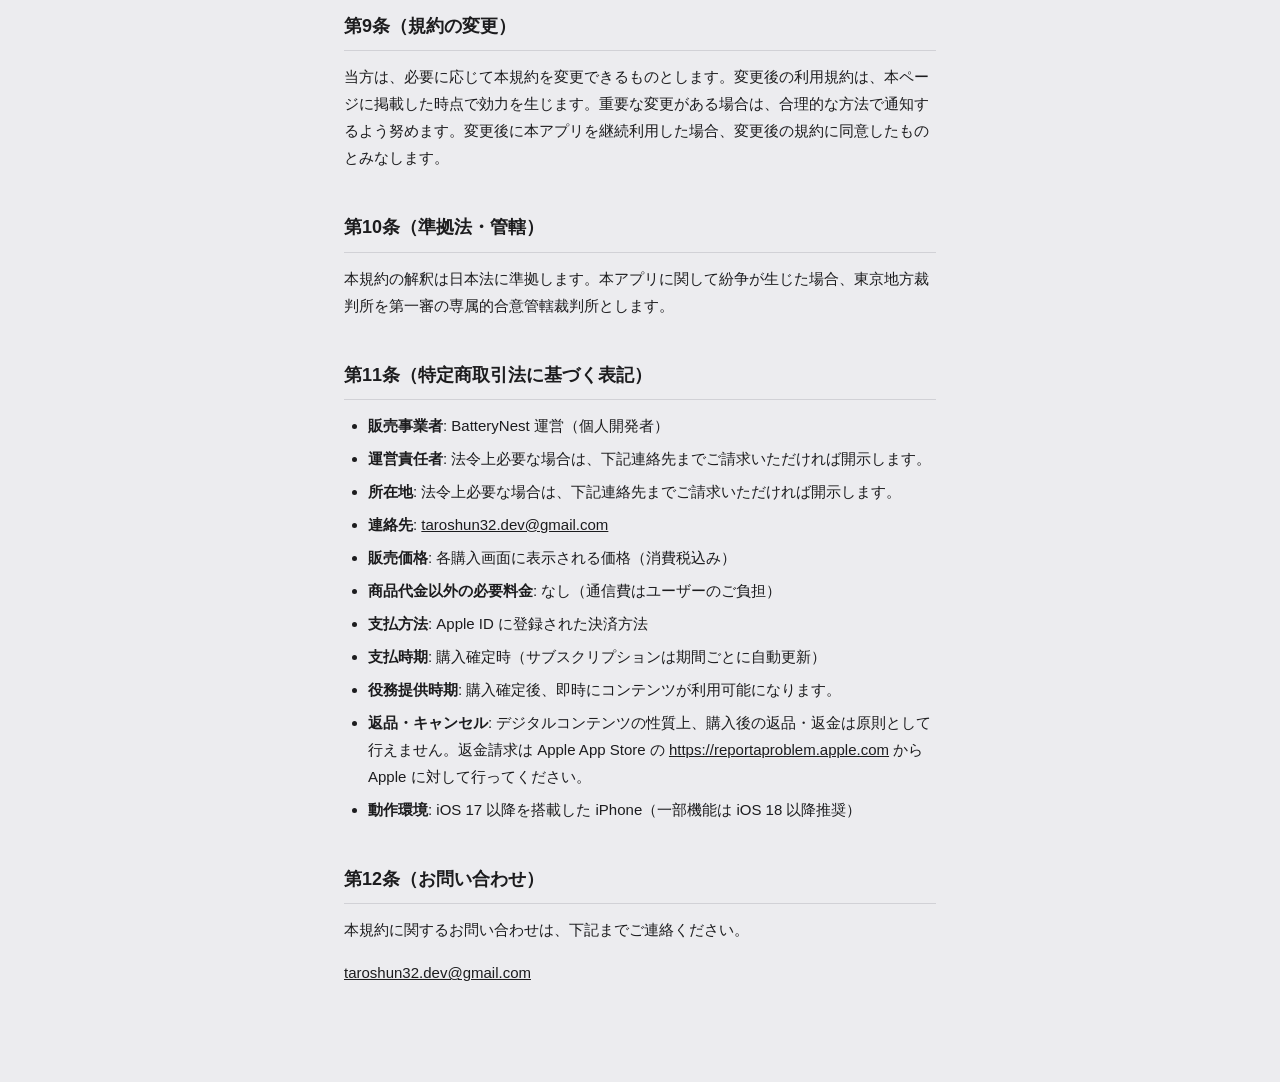
<file: battery-nest/terms.html>
<!DOCTYPE html>
<html lang="ja">
<head>
  <meta charset="UTF-8">
  <meta name="viewport" content="width=device-width, initial-scale=1.0">
  <title>利用規約 - BatteryNest</title>
  <link rel="stylesheet" href="style.css">
</head>
<body>
  <div class="container">
    <a href="index.html" class="back-link">&larr; 戻る</a>
    <h1>利用規約</h1>
    <p class="last-updated">制定日: 2026年5月10日</p>

    <h2>第1条（適用）</h2>
    <p>この利用規約（以下「本規約」）は、BatteryNest 運営（以下「当方」）が提供するアプリ「BatteryNest」（以下「本アプリ」）の利用条件を定めるものです。ユーザーの皆さまには、本規約に同意のうえ本アプリをご利用いただきます。</p>

    <h2>第2条（サービス内容）</h2>
    <p>本アプリは、iPhone のバッテリー残量および充電状態に応じて、動物のジオラマ（以下「Nest」）の表示が変化するウィジェットアプリです。主な機能は以下のとおりです。</p>
    <ul>
      <li>バッテリー残量に連動した Nest の表示変化</li>
      <li>ホーム画面ウィジェットおよびロック画面での Nest 表示</li>
      <li>動物の状態画像のコレクション・閲覧</li>
      <li>マイリスト（My Nests）への Nest 登録・管理</li>
      <li>テーマ（ライト / ダーク）および言語（日本語 / 英語）の切替</li>
    </ul>

    <h2>第3条（アカウント）</h2>
    <p>本アプリは初回起動時に匿名アカウントを自動作成します。ユーザーは任意でメールアドレスとパスワードによるアカウント連携を行うことができます。アカウント連携を行うと、機種変更時のデータ引き継ぎが可能になります。</p>
    <p>アカウント連携を行った場合、ユーザーはログイン情報を適切に管理する責任を負います。第三者による不正利用について、当方は一切の責任を負いません。</p>

    <div class="warning">
      <strong>⚠️ パスワード忘失に関する重要事項</strong>
      <p>本アプリの現バージョンには、パスワードの再設定機能がありません。連携済みのメールアドレスとパスワードを失念した場合、当該アカウントにログインできなくなり、購入済みのチケット・所有 Nest・有効なサブスクリプションを含むすべてのデータにアクセスできなくなります。アカウント連携を行う際は、ログイン情報を確実に保管してください。</p>
    </div>

    <h2>第4条（料金プラン）</h2>
    <p>本アプリは以下の有料コンテンツを提供します。すべての購入は Apple App Store を通じて処理されます。</p>

    <h3>無料で利用できる範囲</h3>
    <ul>
      <li>初回起動時のチュートリアルにおける Nest 1 体の選択（永久所有）</li>
      <li>新規ユーザー登録時のチケット 1 枚の付与</li>
      <li>すべての Nest のギャラリー閲覧（canonical 画像のみ、未所有の Nest はアンロック前の状態）</li>
      <li>テーマ・言語切替などの基本機能</li>
    </ul>

    <h3>Nest チケット（消費型アイテム）</h3>
    <p>1 枚のチケットで 1 体の Nest を永久にアンロック（所有）できます。チケットは以下のパックで購入可能です（価格は予告なく変更される場合があります。最新の価格は購入画面にて表示されます）。</p>
    <ul>
      <li>Single（1 枚）: ¥100</li>
      <li>Pack（5 枚）: ¥400</li>
      <li>Box（12 枚）: ¥800</li>
    </ul>
    <ul>
      <li>チケットは消費型アイテムです。Nest のアンロックに使用した後、当該チケットの返金・交換は原則として行えません。</li>
      <li>チケットでアンロックした Nest は、サブスクリプションの有無にかかわらず、アカウントが存在する限り永久に使用できます。</li>
      <li>チケット残高はアカウントに紐づきます。アカウント削除時に未使用残高は失われます。</li>
      <li>チケット購入は Apple ID に課金されます。返金請求は <a href="https://reportaproblem.apple.com" target="_blank" rel="noopener noreferrer">https://reportaproblem.apple.com</a> から Apple に対して行ってください。当方は個別の返金処理は行いません。</li>
    </ul>

    <h3>BatteryNest Pro（自動更新サブスクリプション）</h3>
    <p>BatteryNest Pro に加入すると、すべての恒常 Nest および過去のものを含む全期間限定 Nest にアクセスできるようになります。</p>
    <ul>
      <li><strong>サブスクリプション名</strong>: BatteryNest Pro</li>
      <li><strong>月額プラン</strong>: ¥400 / 1 ヶ月（自動更新）</li>
      <li><strong>年額プラン</strong>: ¥1,980 / 1 年（自動更新、月額換算 約 ¥165、月額プラン比 約 58% 割引）</li>
      <li><strong>支払いの確定</strong>: 購入確認時に Apple ID アカウントへ課金されます。</li>
      <li><strong>自動更新</strong>: 現在の期間終了の 24 時間前までに自動更新をオフにしない限り、サブスクリプションは自動的に同額で更新されます。更新料金は、現在の期間終了前 24 時間以内に Apple ID に対して請求されます。</li>
      <li><strong>解約方法</strong>: iPhone の「設定 &gt; [ユーザー名] &gt; サブスクリプション」 からいつでも管理・解約できます。アプリ内からの解約はできません。</li>
      <li><strong>解約後のアクセス</strong>: サブスクリプション解約後は、チケットで個別にアンロック済みの Nest 以外（サブスクリプション加入中のみ閲覧可能だった Nest）にはアクセスできなくなります。アンロック済みの Nest および購入済みのチケット残高は引き続き利用可能です。</li>
      <li><strong>無料トライアル</strong>: 現在無料トライアルは提供しておりません。将来的に提供する場合、未使用分は新規サブスクリプション購入時に失効する場合があります。</li>
    </ul>

    <h3>期間限定 Nest</h3>
    <p>各期間限定 Nest には販売期間が定められており、当該期間中のみチケットでのアンロックが可能です。</p>
    <ul>
      <li>販売期間終了後、当該期間限定 Nest を新規にチケットでアンロックすることはできません。</li>
      <li>一部の Nest は翌年同月以降に再販される場合がありますが、再販を保証するものではありません。再販可否は各 Nest の詳細画面に表示されます。</li>
      <li>販売期間中にチケットでアンロックした Nest は、販売期間終了後も永久に使用できます。</li>
      <li>BatteryNest Pro 加入中は、過去の期間限定 Nest を含むすべての Nest にアクセスできます。サブスクリプション解約後は、チケットでアンロック済みの Nest 以外はアクセスできなくなります。</li>
    </ul>

    <h3>購入の復元</h3>
    <p>機種変更時や再インストール時には、アプリ内の購入画面に設置された「以前の購入を復元」 ボタンから過去の購入を復元できます。同一の Apple ID および同一の BatteryNest アカウントでログインしていれば、サブスクリプション状態およびチケット購入履歴は復元されます。</p>

    <h3>価格の変更</h3>
    <p>サブスクリプションの価格を変更する場合、Apple のガイドラインに従い、既存のサブスクリプション加入者には事前に通知を行い、必要に応じて明示的な同意（オプトイン）を得たうえで反映します。同意が得られない場合、現行のサブスクリプションは更新されません。チケットの単価が変更されても、購入済みのチケットの所有権には影響しません。</p>

    <h2>第5条（禁止事項）</h2>
    <p>ユーザーは以下の行為を行ってはなりません。</p>
    <ul>
      <li>法令または公序良俗に違反する行為</li>
      <li>本アプリのサーバーやネットワークに過度な負荷をかける行為</li>
      <li>本アプリのリバースエンジニアリング、逆コンパイル、逆アセンブル</li>
      <li>本アプリのソースコード、画像、テキスト等を当方の許可なく複製、配布、改変する行為</li>
      <li>不正な手段によりチケット残高、サブスクリプション状態、または所有 Nest を取得・改変する行為</li>
      <li>他のユーザーの利用を妨害する行為</li>
      <li>その他、当方が不適切と判断する行為</li>
    </ul>

    <h2>第6条（知的財産権）</h2>
    <p>本アプリに関する著作権、商標権、その他の知的財産権は当方または正当な権利者に帰属します。</p>
    <p>本アプリで提供される動物の画像（canonical 画像および各バッテリー状態に応じた画像）は、当方が提供するコンテンツであり、ユーザーは本アプリ内での閲覧および iOS の標準共有機能を通じた個人的な共有のみを許可されます。商用利用、再配布、改変は禁止します。</p>

    <h2>第7条（免責事項）</h2>
    <ul>
      <li>本アプリは現状有姿（as-is）で提供されます。当方は、本アプリの正確性、完全性、有用性、特定目的への適合性等について一切保証しません。</li>
      <li>通信障害、サーバー障害、端末の故障、OS のアップデート、Apple のシステム変更等により本アプリが利用できなくなる場合、当方は責任を負いません。</li>
      <li>本アプリのバッテリー残量表示は、iOS の仕様により 5% 単位で丸められた値に基づきます。実際のバッテリー残量と表示が異なる場合がありますが、本アプリは医療機器・業務用デバイスではなく、エンターテインメント目的で提供されるものです。</li>
      <li>ユーザーがアカウント連携用のメールアドレス・パスワードを失念したことにより生じる損害（購入済みコンテンツへのアクセス不能を含む）について、当方は責任を負いません（第3条の警告参照）。</li>
      <li>ユーザー間またはユーザーと第三者との間で生じたトラブルについて、当方は関与しません。</li>
    </ul>

    <h2>第8条（サービスの変更・終了）</h2>
    <p>当方は、合理的な理由がある場合、ユーザーに事前に通知することなく、本アプリの内容を変更し、または本アプリの提供を中止もしくは終了することができるものとします。重要な変更がある場合は、合理的な方法で通知するよう努めます。</p>
    <p>サービス終了時の購入済みコンテンツの取扱いについては、終了の合理的期間前に通知し、可能な限りユーザーの利益を考慮した対応を行うよう努めます。</p>

    <h2>第9条（規約の変更）</h2>
    <p>当方は、必要に応じて本規約を変更できるものとします。変更後の利用規約は、本ページに掲載した時点で効力を生じます。重要な変更がある場合は、合理的な方法で通知するよう努めます。変更後に本アプリを継続利用した場合、変更後の規約に同意したものとみなします。</p>

    <h2>第10条（準拠法・管轄）</h2>
    <p>本規約の解釈は日本法に準拠します。本アプリに関して紛争が生じた場合、東京地方裁判所を第一審の専属的合意管轄裁判所とします。</p>

    <h2>第11条（特定商取引法に基づく表記）</h2>
    <ul>
      <li><strong>販売事業者</strong>: BatteryNest 運営（個人開発者）</li>
      <li><strong>運営責任者</strong>: 法令上必要な場合は、下記連絡先までご請求いただければ開示します。</li>
      <li><strong>所在地</strong>: 法令上必要な場合は、下記連絡先までご請求いただければ開示します。</li>
      <li><strong>連絡先</strong>: <a href="mailto:taroshun32.dev@gmail.com">taroshun32.dev@gmail.com</a></li>
      <li><strong>販売価格</strong>: 各購入画面に表示される価格（消費税込み）</li>
      <li><strong>商品代金以外の必要料金</strong>: なし（通信費はユーザーのご負担）</li>
      <li><strong>支払方法</strong>: Apple ID に登録された決済方法</li>
      <li><strong>支払時期</strong>: 購入確定時（サブスクリプションは期間ごとに自動更新）</li>
      <li><strong>役務提供時期</strong>: 購入確定後、即時にコンテンツが利用可能になります。</li>
      <li><strong>返品・キャンセル</strong>: デジタルコンテンツの性質上、購入後の返品・返金は原則として行えません。返金請求は Apple App Store の <a href="https://reportaproblem.apple.com" target="_blank" rel="noopener noreferrer">https://reportaproblem.apple.com</a> から Apple に対して行ってください。</li>
      <li><strong>動作環境</strong>: iOS 17 以降を搭載した iPhone（一部機能は iOS 18 以降推奨）</li>
    </ul>

    <h2>第12条（お問い合わせ）</h2>
    <p>本規約に関するお問い合わせは、下記までご連絡ください。</p>
    <p class="contact-email"><a href="mailto:taroshun32.dev@gmail.com">taroshun32.dev@gmail.com</a></p>
  </div>
</body>
</html>
</file>
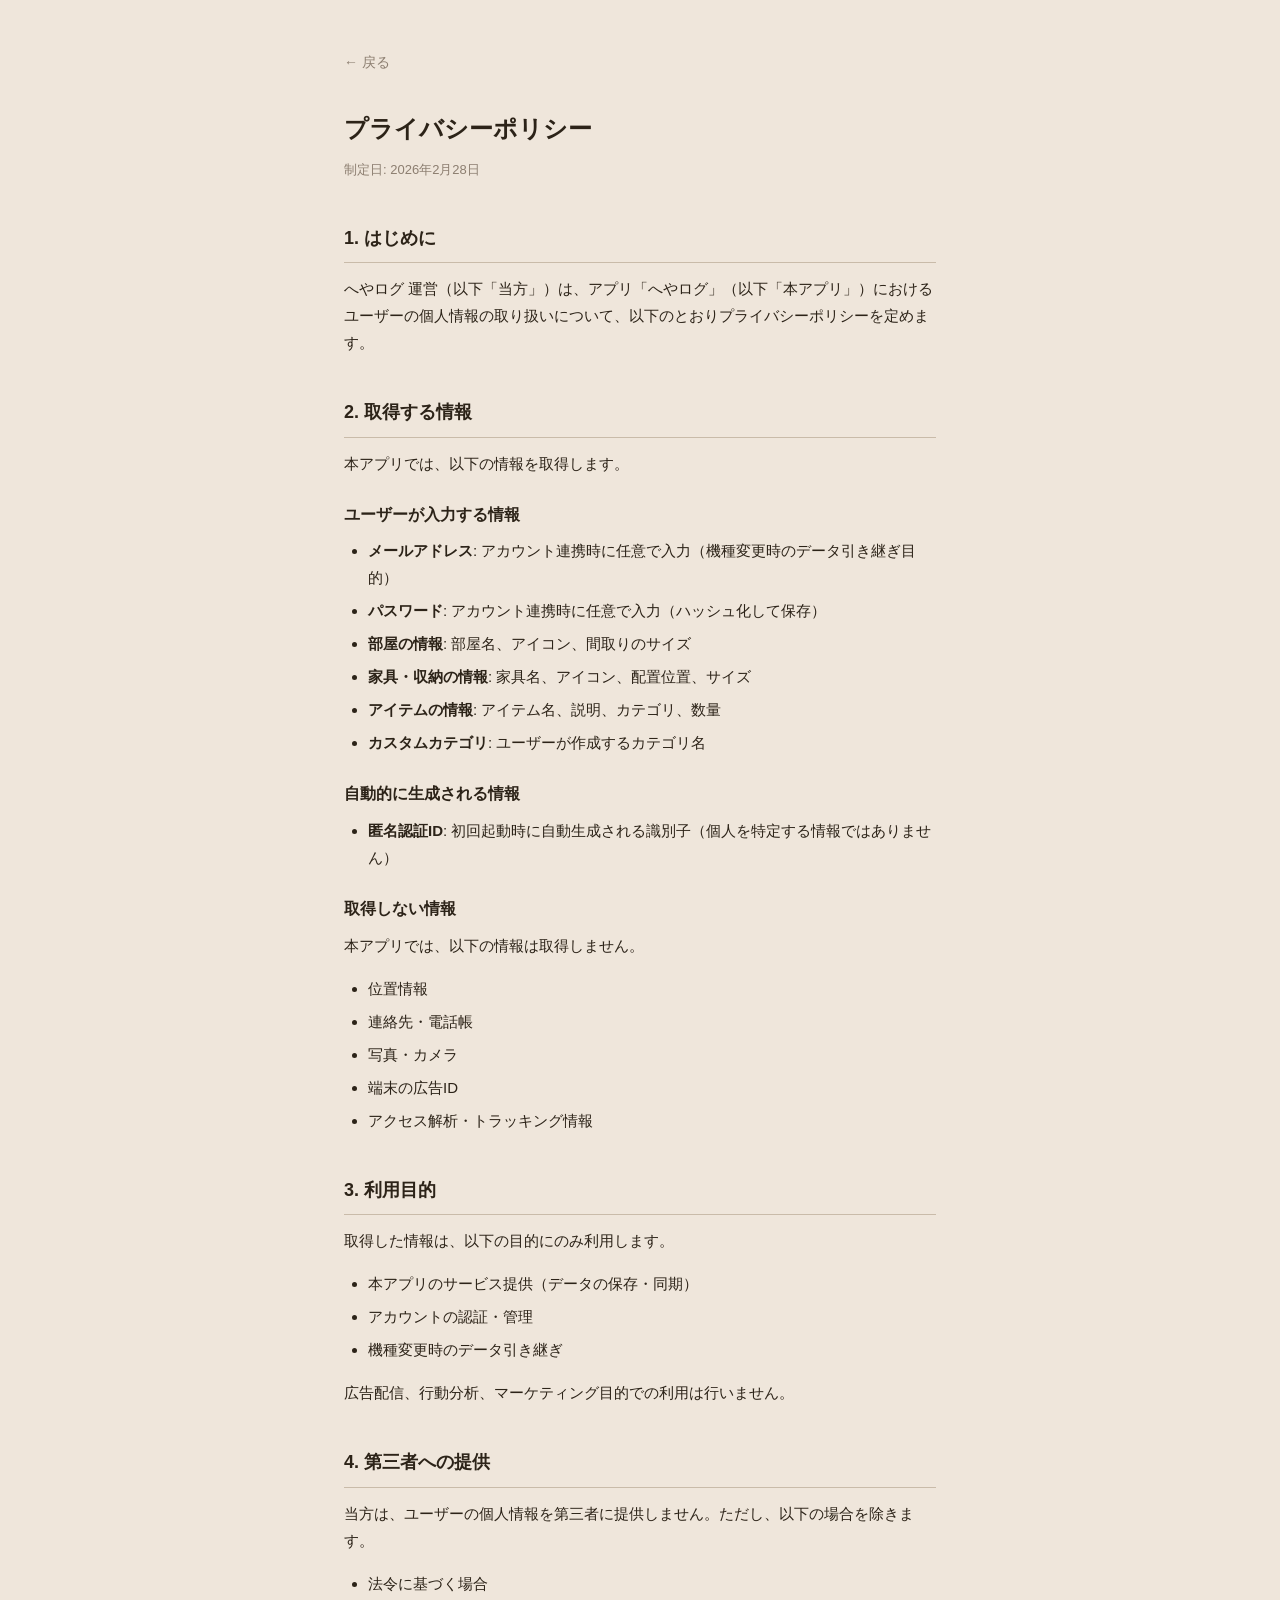
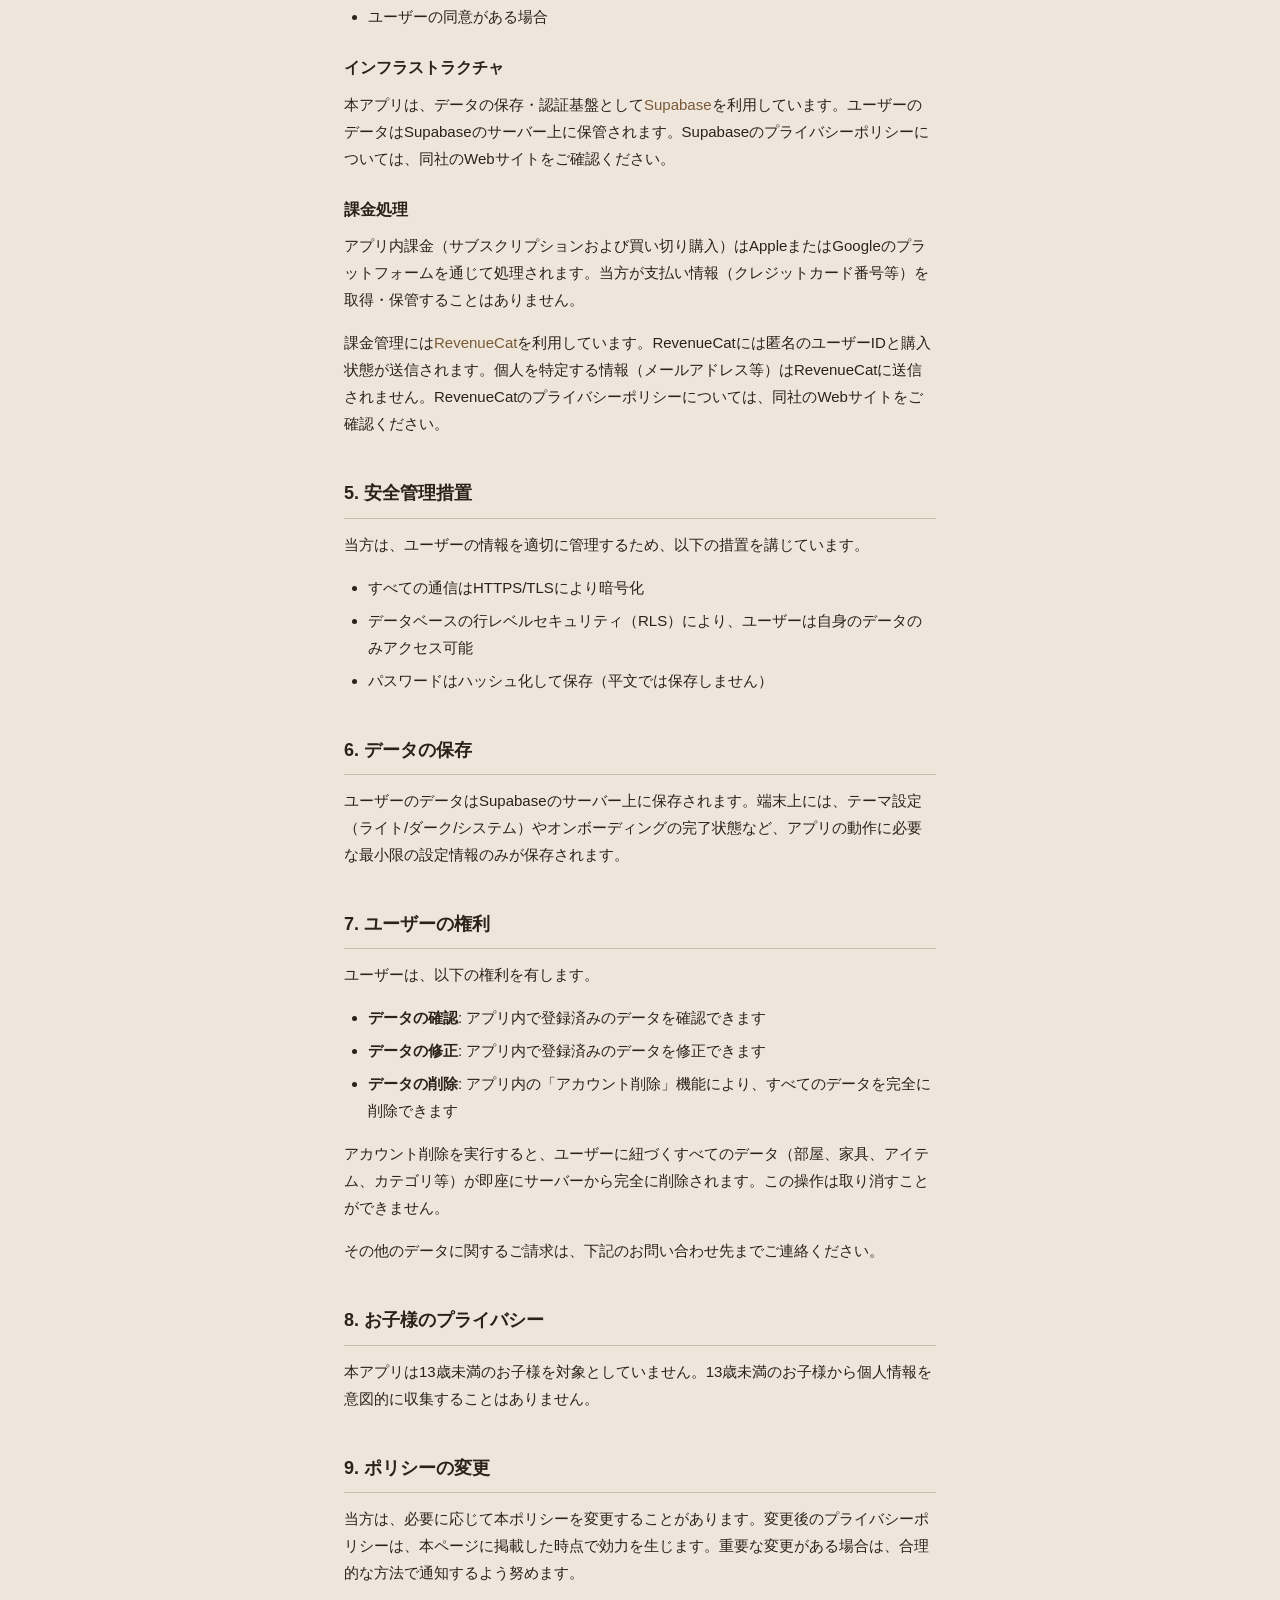
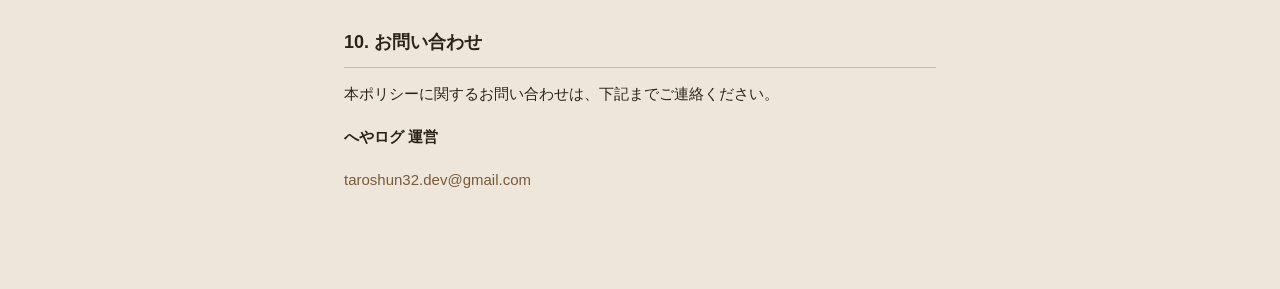
<file: heyalog/privacy-policy.html>
<!DOCTYPE html>
<html lang="ja">
<head>
  <meta charset="UTF-8">
  <meta name="viewport" content="width=device-width, initial-scale=1.0">
  <title>プライバシーポリシー - へやログ</title>
  <link rel="stylesheet" href="style.css">
</head>
<body>
  <div class="container">
    <a href="index.html" class="back-link">&larr; 戻る</a>
    <h1>プライバシーポリシー</h1>
    <p class="last-updated">制定日: 2026年2月28日</p>

    <h2>1. はじめに</h2>
    <p>へやログ 運営（以下「当方」）は、アプリ「へやログ」（以下「本アプリ」）におけるユーザーの個人情報の取り扱いについて、以下のとおりプライバシーポリシーを定めます。</p>

    <h2>2. 取得する情報</h2>
    <p>本アプリでは、以下の情報を取得します。</p>

    <h3>ユーザーが入力する情報</h3>
    <ul>
      <li><strong>メールアドレス</strong>: アカウント連携時に任意で入力（機種変更時のデータ引き継ぎ目的）</li>
      <li><strong>パスワード</strong>: アカウント連携時に任意で入力（ハッシュ化して保存）</li>
      <li><strong>部屋の情報</strong>: 部屋名、アイコン、間取りのサイズ</li>
      <li><strong>家具・収納の情報</strong>: 家具名、アイコン、配置位置、サイズ</li>
      <li><strong>アイテムの情報</strong>: アイテム名、説明、カテゴリ、数量</li>
      <li><strong>カスタムカテゴリ</strong>: ユーザーが作成するカテゴリ名</li>
    </ul>

    <h3>自動的に生成される情報</h3>
    <ul>
      <li><strong>匿名認証ID</strong>: 初回起動時に自動生成される識別子（個人を特定する情報ではありません）</li>
    </ul>

    <h3>取得しない情報</h3>
    <p>本アプリでは、以下の情報は取得しません。</p>
    <ul>
      <li>位置情報</li>
      <li>連絡先・電話帳</li>
      <li>写真・カメラ</li>
      <li>端末の広告ID</li>
      <li>アクセス解析・トラッキング情報</li>
    </ul>

    <h2>3. 利用目的</h2>
    <p>取得した情報は、以下の目的にのみ利用します。</p>
    <ul>
      <li>本アプリのサービス提供（データの保存・同期）</li>
      <li>アカウントの認証・管理</li>
      <li>機種変更時のデータ引き継ぎ</li>
    </ul>
    <p>広告配信、行動分析、マーケティング目的での利用は行いません。</p>

    <h2>4. 第三者への提供</h2>
    <p>当方は、ユーザーの個人情報を第三者に提供しません。ただし、以下の場合を除きます。</p>
    <ul>
      <li>法令に基づく場合</li>
      <li>ユーザーの同意がある場合</li>
    </ul>

    <h3>インフラストラクチャ</h3>
    <p>本アプリは、データの保存・認証基盤として<a href="https://supabase.com" target="_blank" rel="noopener noreferrer">Supabase</a>を利用しています。ユーザーのデータはSupabaseのサーバー上に保管されます。Supabaseのプライバシーポリシーについては、同社のWebサイトをご確認ください。</p>

    <h3>課金処理</h3>
    <p>アプリ内課金（サブスクリプションおよび買い切り購入）はAppleまたはGoogleのプラットフォームを通じて処理されます。当方が支払い情報（クレジットカード番号等）を取得・保管することはありません。</p>
    <p>課金管理には<a href="https://www.revenuecat.com" target="_blank" rel="noopener noreferrer">RevenueCat</a>を利用しています。RevenueCatには匿名のユーザーIDと購入状態が送信されます。個人を特定する情報（メールアドレス等）はRevenueCatに送信されません。RevenueCatのプライバシーポリシーについては、同社のWebサイトをご確認ください。</p>

    <h2>5. 安全管理措置</h2>
    <p>当方は、ユーザーの情報を適切に管理するため、以下の措置を講じています。</p>
    <ul>
      <li>すべての通信はHTTPS/TLSにより暗号化</li>
      <li>データベースの行レベルセキュリティ（RLS）により、ユーザーは自身のデータのみアクセス可能</li>
      <li>パスワードはハッシュ化して保存（平文では保存しません）</li>
    </ul>

    <h2>6. データの保存</h2>
    <p>ユーザーのデータはSupabaseのサーバー上に保存されます。端末上には、テーマ設定（ライト/ダーク/システム）やオンボーディングの完了状態など、アプリの動作に必要な最小限の設定情報のみが保存されます。</p>

    <h2>7. ユーザーの権利</h2>
    <p>ユーザーは、以下の権利を有します。</p>
    <ul>
      <li><strong>データの確認</strong>: アプリ内で登録済みのデータを確認できます</li>
      <li><strong>データの修正</strong>: アプリ内で登録済みのデータを修正できます</li>
      <li><strong>データの削除</strong>: アプリ内の「アカウント削除」機能により、すべてのデータを完全に削除できます</li>
    </ul>
    <p>アカウント削除を実行すると、ユーザーに紐づくすべてのデータ（部屋、家具、アイテム、カテゴリ等）が即座にサーバーから完全に削除されます。この操作は取り消すことができません。</p>
    <p>その他のデータに関するご請求は、下記のお問い合わせ先までご連絡ください。</p>

    <h2>8. お子様のプライバシー</h2>
    <p>本アプリは13歳未満のお子様を対象としていません。13歳未満のお子様から個人情報を意図的に収集することはありません。</p>

    <h2>9. ポリシーの変更</h2>
    <p>当方は、必要に応じて本ポリシーを変更することがあります。変更後のプライバシーポリシーは、本ページに掲載した時点で効力を生じます。重要な変更がある場合は、合理的な方法で通知するよう努めます。</p>

    <h2>10. お問い合わせ</h2>
    <p>本ポリシーに関するお問い合わせは、下記までご連絡ください。</p>
    <p><strong>へやログ 運営</strong></p>
    <p class="contact-email"><a href="mailto:taroshun32.dev@gmail.com">taroshun32.dev@gmail.com</a></p>
  </div>
</body>
</html>
</file>
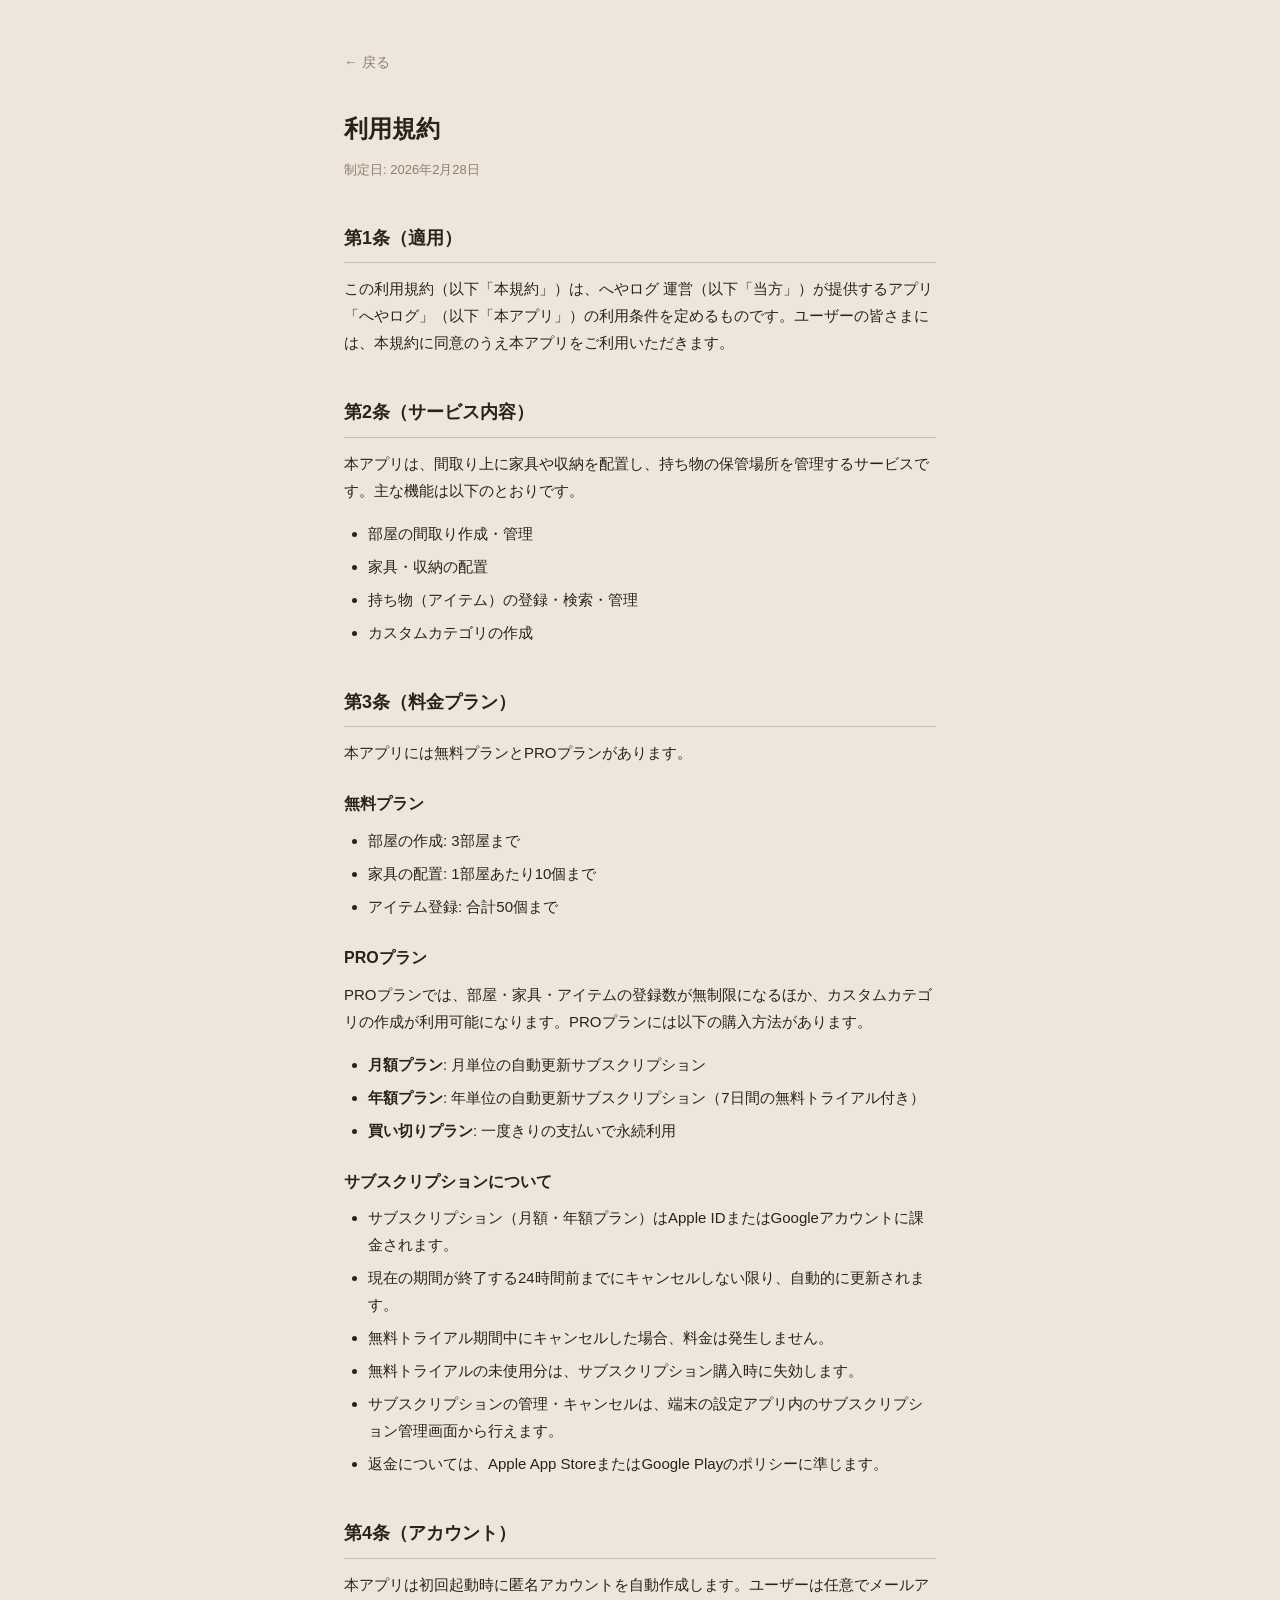
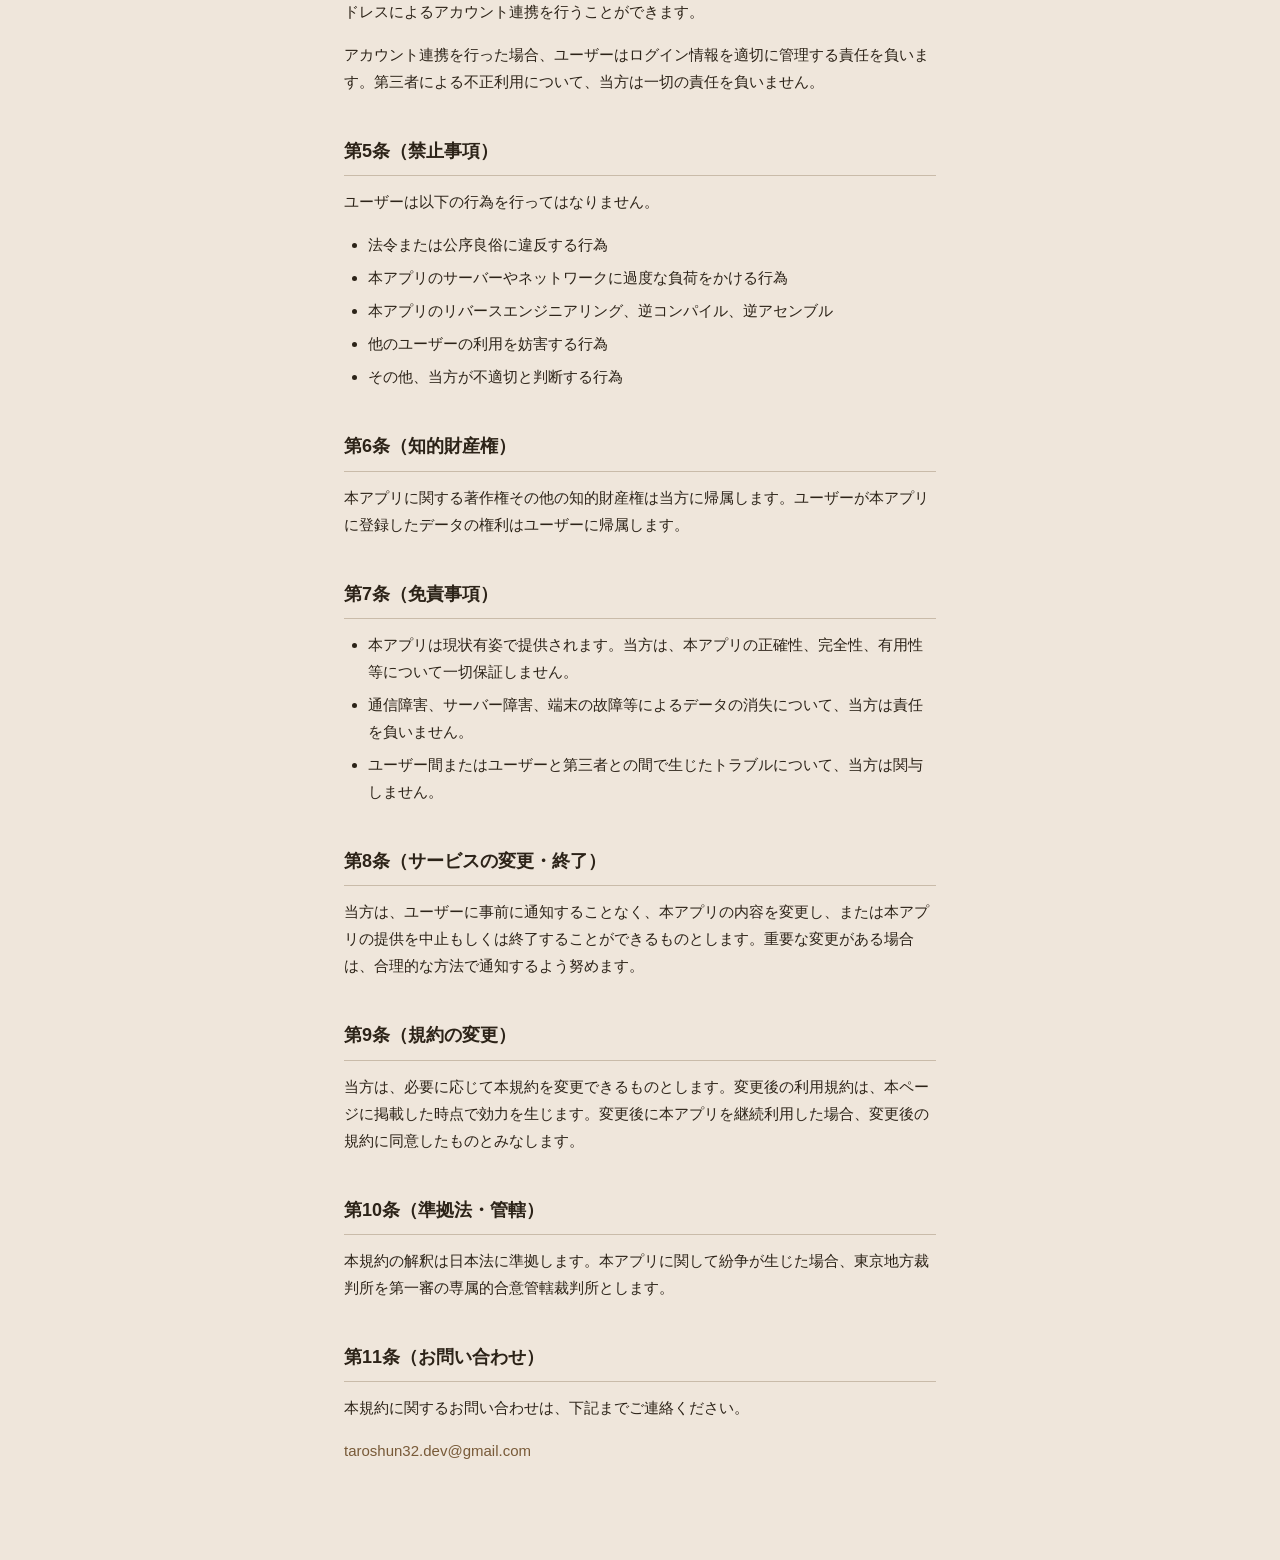
<file: heyalog/terms.html>
<!DOCTYPE html>
<html lang="ja">
<head>
  <meta charset="UTF-8">
  <meta name="viewport" content="width=device-width, initial-scale=1.0">
  <title>利用規約 - へやログ</title>
  <link rel="stylesheet" href="style.css">
</head>
<body>
  <div class="container">
    <a href="index.html" class="back-link">&larr; 戻る</a>
    <h1>利用規約</h1>
    <p class="last-updated">制定日: 2026年2月28日</p>

    <h2>第1条（適用）</h2>
    <p>この利用規約（以下「本規約」）は、へやログ 運営（以下「当方」）が提供するアプリ「へやログ」（以下「本アプリ」）の利用条件を定めるものです。ユーザーの皆さまには、本規約に同意のうえ本アプリをご利用いただきます。</p>

    <h2>第2条（サービス内容）</h2>
    <p>本アプリは、間取り上に家具や収納を配置し、持ち物の保管場所を管理するサービスです。主な機能は以下のとおりです。</p>
    <ul>
      <li>部屋の間取り作成・管理</li>
      <li>家具・収納の配置</li>
      <li>持ち物（アイテム）の登録・検索・管理</li>
      <li>カスタムカテゴリの作成</li>
    </ul>

    <h2>第3条（料金プラン）</h2>
    <p>本アプリには無料プランとPROプランがあります。</p>

    <h3>無料プラン</h3>
    <ul>
      <li>部屋の作成: 3部屋まで</li>
      <li>家具の配置: 1部屋あたり10個まで</li>
      <li>アイテム登録: 合計50個まで</li>
    </ul>

    <h3>PROプラン</h3>
    <p>PROプランでは、部屋・家具・アイテムの登録数が無制限になるほか、カスタムカテゴリの作成が利用可能になります。PROプランには以下の購入方法があります。</p>
    <ul>
      <li><strong>月額プラン</strong>: 月単位の自動更新サブスクリプション</li>
      <li><strong>年額プラン</strong>: 年単位の自動更新サブスクリプション（7日間の無料トライアル付き）</li>
      <li><strong>買い切りプラン</strong>: 一度きりの支払いで永続利用</li>
    </ul>

    <h3>サブスクリプションについて</h3>
    <ul>
      <li>サブスクリプション（月額・年額プラン）はApple IDまたはGoogleアカウントに課金されます。</li>
      <li>現在の期間が終了する24時間前までにキャンセルしない限り、自動的に更新されます。</li>
      <li>無料トライアル期間中にキャンセルした場合、料金は発生しません。</li>
      <li>無料トライアルの未使用分は、サブスクリプション購入時に失効します。</li>
      <li>サブスクリプションの管理・キャンセルは、端末の設定アプリ内のサブスクリプション管理画面から行えます。</li>
      <li>返金については、Apple App StoreまたはGoogle Playのポリシーに準じます。</li>
    </ul>

    <h2>第4条（アカウント）</h2>
    <p>本アプリは初回起動時に匿名アカウントを自動作成します。ユーザーは任意でメールアドレスによるアカウント連携を行うことができます。</p>
    <p>アカウント連携を行った場合、ユーザーはログイン情報を適切に管理する責任を負います。第三者による不正利用について、当方は一切の責任を負いません。</p>

    <h2>第5条（禁止事項）</h2>
    <p>ユーザーは以下の行為を行ってはなりません。</p>
    <ul>
      <li>法令または公序良俗に違反する行為</li>
      <li>本アプリのサーバーやネットワークに過度な負荷をかける行為</li>
      <li>本アプリのリバースエンジニアリング、逆コンパイル、逆アセンブル</li>
      <li>他のユーザーの利用を妨害する行為</li>
      <li>その他、当方が不適切と判断する行為</li>
    </ul>

    <h2>第6条（知的財産権）</h2>
    <p>本アプリに関する著作権その他の知的財産権は当方に帰属します。ユーザーが本アプリに登録したデータの権利はユーザーに帰属します。</p>

    <h2>第7条（免責事項）</h2>
    <ul>
      <li>本アプリは現状有姿で提供されます。当方は、本アプリの正確性、完全性、有用性等について一切保証しません。</li>
      <li>通信障害、サーバー障害、端末の故障等によるデータの消失について、当方は責任を負いません。</li>
      <li>ユーザー間またはユーザーと第三者との間で生じたトラブルについて、当方は関与しません。</li>
    </ul>

    <h2>第8条（サービスの変更・終了）</h2>
    <p>当方は、ユーザーに事前に通知することなく、本アプリの内容を変更し、または本アプリの提供を中止もしくは終了することができるものとします。重要な変更がある場合は、合理的な方法で通知するよう努めます。</p>

    <h2>第9条（規約の変更）</h2>
    <p>当方は、必要に応じて本規約を変更できるものとします。変更後の利用規約は、本ページに掲載した時点で効力を生じます。変更後に本アプリを継続利用した場合、変更後の規約に同意したものとみなします。</p>

    <h2>第10条（準拠法・管轄）</h2>
    <p>本規約の解釈は日本法に準拠します。本アプリに関して紛争が生じた場合、東京地方裁判所を第一審の専属的合意管轄裁判所とします。</p>

    <h2>第11条（お問い合わせ）</h2>
    <p>本規約に関するお問い合わせは、下記までご連絡ください。</p>
    <p class="contact-email"><a href="mailto:taroshun32.dev@gmail.com">taroshun32.dev@gmail.com</a></p>
  </div>
</body>
</html>
</file>
<file: aeta/style.css>
* {
  margin: 0;
  padding: 0;
  box-sizing: border-box;
}

body {
  font-family: "Helvetica Neue", "Hiragino Sans", "Hiragino Kaku Gothic ProN", Meiryo, sans-serif;
  color: #2d2d2d;
  background-color: #fffbf7;
  line-height: 1.8;
  -webkit-font-smoothing: antialiased;
}

.container {
  max-width: 640px;
  margin: 0 auto;
  padding: 48px 24px 80px;
}

.back-link {
  display: inline-block;
  color: #8c8c8c;
  text-decoration: none;
  font-size: 14px;
  margin-bottom: 32px;
}

.back-link:hover {
  color: #e07a5f;
}

h1 {
  font-size: 24px;
  font-weight: 700;
  margin-bottom: 8px;
}

.last-updated {
  font-size: 13px;
  color: #8c8c8c;
  margin-bottom: 40px;
}

h2 {
  font-size: 18px;
  font-weight: 700;
  margin-top: 40px;
  margin-bottom: 12px;
  padding-bottom: 8px;
  border-bottom: 1px solid #f0ebe5;
}

h3 {
  font-size: 16px;
  font-weight: 700;
  margin-top: 24px;
  margin-bottom: 8px;
}

p {
  margin-bottom: 16px;
  font-size: 15px;
}

ul, ol {
  margin-bottom: 16px;
  padding-left: 24px;
}

li {
  margin-bottom: 6px;
  font-size: 15px;
}

a {
  color: #e07a5f;
  text-decoration: none;
}

a:hover {
  text-decoration: underline;
}

.contact-email {
  font-weight: 500;
}

/* index page */
.index-container {
  display: flex;
  flex-direction: column;
  align-items: center;
  justify-content: center;
  min-height: 100vh;
  padding: 24px;
  text-align: center;
}

.index-container .app-name {
  font-size: 28px;
  font-weight: 700;
  margin-bottom: 8px;
}

.index-container .app-description {
  font-size: 14px;
  color: #8c8c8c;
  margin-bottom: 48px;
}

.link-list {
  list-style: none;
  padding: 0;
  width: 100%;
  max-width: 320px;
}

.link-list li {
  margin-bottom: 12px;
}

.link-list a {
  display: block;
  padding: 16px;
  background-color: #fff;
  border-radius: 12px;
  color: #2d2d2d;
  font-size: 15px;
  font-weight: 500;
  transition: background-color 0.2s;
}

.link-list a:hover {
  background-color: #f8f3ee;
  text-decoration: none;
}
</file>
<file: battery-nest/style.css>
* {
  margin: 0;
  padding: 0;
  box-sizing: border-box;
}

body {
  font-family: "Helvetica Neue", "Hiragino Sans", "Hiragino Kaku Gothic ProN", Meiryo, sans-serif;
  color: #1C1C1E;
  background-color: #ECECEF;
  line-height: 1.8;
  -webkit-font-smoothing: antialiased;
}

.container {
  max-width: 640px;
  margin: 0 auto;
  padding: 48px 24px 80px;
}

.back-link {
  display: inline-block;
  color: #8E8E93;
  text-decoration: none;
  font-size: 14px;
  margin-bottom: 32px;
}

.back-link:hover {
  color: #1C1C1E;
}

h1 {
  font-size: 24px;
  font-weight: 700;
  margin-bottom: 8px;
}

.last-updated {
  font-size: 13px;
  color: #8E8E93;
  margin-bottom: 40px;
}

h2 {
  font-size: 18px;
  font-weight: 700;
  margin-top: 40px;
  margin-bottom: 12px;
  padding-bottom: 8px;
  border-bottom: 1px solid #D1D1D6;
}

h3 {
  font-size: 16px;
  font-weight: 700;
  margin-top: 24px;
  margin-bottom: 8px;
}

p {
  margin-bottom: 16px;
  font-size: 15px;
}

ul, ol {
  margin-bottom: 16px;
  padding-left: 24px;
}

li {
  margin-bottom: 6px;
  font-size: 15px;
}

a {
  color: #1C1C1E;
  text-decoration: underline;
}

a:hover {
  text-decoration: none;
}

.contact-email {
  font-weight: 500;
}

/* warning callout (パスワード忘失等の重要事項) */
.warning {
  background-color: #FFF8E1;
  border-left: 3px solid #D2932B;
  padding: 12px 16px;
  margin: 16px 0;
  border-radius: 6px;
  font-size: 14px;
}

.warning strong {
  color: #1C1C1E;
  display: block;
  margin-bottom: 6px;
  font-size: 14px;
}

.warning p {
  margin-bottom: 0;
  font-size: 14px;
}

/* index page */
.index-container {
  display: flex;
  flex-direction: column;
  align-items: center;
  justify-content: center;
  min-height: 100vh;
  padding: 24px;
  text-align: center;
}

.index-container .app-name {
  font-size: 28px;
  font-weight: 700;
  margin-bottom: 8px;
}

.index-container .app-description {
  font-size: 14px;
  color: #8E8E93;
  margin-bottom: 48px;
  max-width: 320px;
}

.link-list {
  list-style: none;
  padding: 0;
  width: 100%;
  max-width: 320px;
}

.link-list li {
  margin-bottom: 12px;
}

.link-list a {
  display: block;
  padding: 16px;
  background-color: #F7F7F9;
  border-radius: 12px;
  color: #1C1C1E;
  font-size: 15px;
  font-weight: 500;
  text-decoration: none;
  transition: background-color 0.2s;
}

.link-list a:hover {
  background-color: #E5E5EA;
  text-decoration: none;
}

/* support section */
.support-section {
  margin-top: 48px;
  width: 100%;
  max-width: 320px;
  text-align: center;
}

.support-section h2 {
  font-size: 18px;
  font-weight: 700;
  margin-top: 0;
  margin-bottom: 16px;
  padding-bottom: 8px;
  border-bottom: 1px solid #D1D1D6;
}

.support-section p {
  font-size: 14px;
  color: #1C1C1E;
  margin-bottom: 12px;
}

.support-email a {
  font-size: 16px;
  font-weight: 600;
  color: #1C1C1E;
}

.support-note {
  font-size: 13px;
  color: #8E8E93;
}
</file>
<file: heyalog/style.css>
* {
  margin: 0;
  padding: 0;
  box-sizing: border-box;
}

body {
  font-family: "Helvetica Neue", "Hiragino Sans", "Hiragino Kaku Gothic ProN", Meiryo, sans-serif;
  color: #2C2318;
  background-color: #EFE6DB;
  line-height: 1.8;
  -webkit-font-smoothing: antialiased;
}

.container {
  max-width: 640px;
  margin: 0 auto;
  padding: 48px 24px 80px;
}

.back-link {
  display: inline-block;
  color: #8C7E70;
  text-decoration: none;
  font-size: 14px;
  margin-bottom: 32px;
}

.back-link:hover {
  color: #785A38;
}

h1 {
  font-size: 24px;
  font-weight: 700;
  margin-bottom: 8px;
}

.last-updated {
  font-size: 13px;
  color: #8C7E70;
  margin-bottom: 40px;
}

h2 {
  font-size: 18px;
  font-weight: 700;
  margin-top: 40px;
  margin-bottom: 12px;
  padding-bottom: 8px;
  border-bottom: 1px solid #C9BBA9;
}

h3 {
  font-size: 16px;
  font-weight: 700;
  margin-top: 24px;
  margin-bottom: 8px;
}

p {
  margin-bottom: 16px;
  font-size: 15px;
}

ul, ol {
  margin-bottom: 16px;
  padding-left: 24px;
}

li {
  margin-bottom: 6px;
  font-size: 15px;
}

a {
  color: #785A38;
  text-decoration: none;
}

a:hover {
  text-decoration: underline;
}

.contact-email {
  font-weight: 500;
}

/* index page */
.index-container {
  display: flex;
  flex-direction: column;
  align-items: center;
  justify-content: center;
  min-height: 100vh;
  padding: 24px;
  text-align: center;
}

.index-container .app-name {
  font-size: 28px;
  font-weight: 700;
  margin-bottom: 8px;
}

.index-container .app-description {
  font-size: 14px;
  color: #8C7E70;
  margin-bottom: 48px;
}

.link-list {
  list-style: none;
  padding: 0;
  width: 100%;
  max-width: 320px;
}

.link-list li {
  margin-bottom: 12px;
}

.link-list a {
  display: block;
  padding: 16px;
  background-color: #FFFFFF;
  border-radius: 12px;
  color: #2C2318;
  font-size: 15px;
  font-weight: 500;
  transition: background-color 0.2s;
}

.link-list a:hover {
  background-color: #E5DACF;
  text-decoration: none;
}

/* support section */
.support-section {
  margin-top: 48px;
  width: 100%;
  max-width: 320px;
  text-align: center;
}

.support-section h2 {
  font-size: 18px;
  font-weight: 700;
  margin-top: 0;
  margin-bottom: 16px;
  padding-bottom: 8px;
  border-bottom: 1px solid #C9BBA9;
}

.support-section p {
  font-size: 14px;
  color: #2C2318;
  margin-bottom: 12px;
}

.support-email a {
  font-size: 16px;
  font-weight: 600;
  color: #785A38;
}

.support-note {
  font-size: 13px;
  color: #8C7E70;
}
</file>
